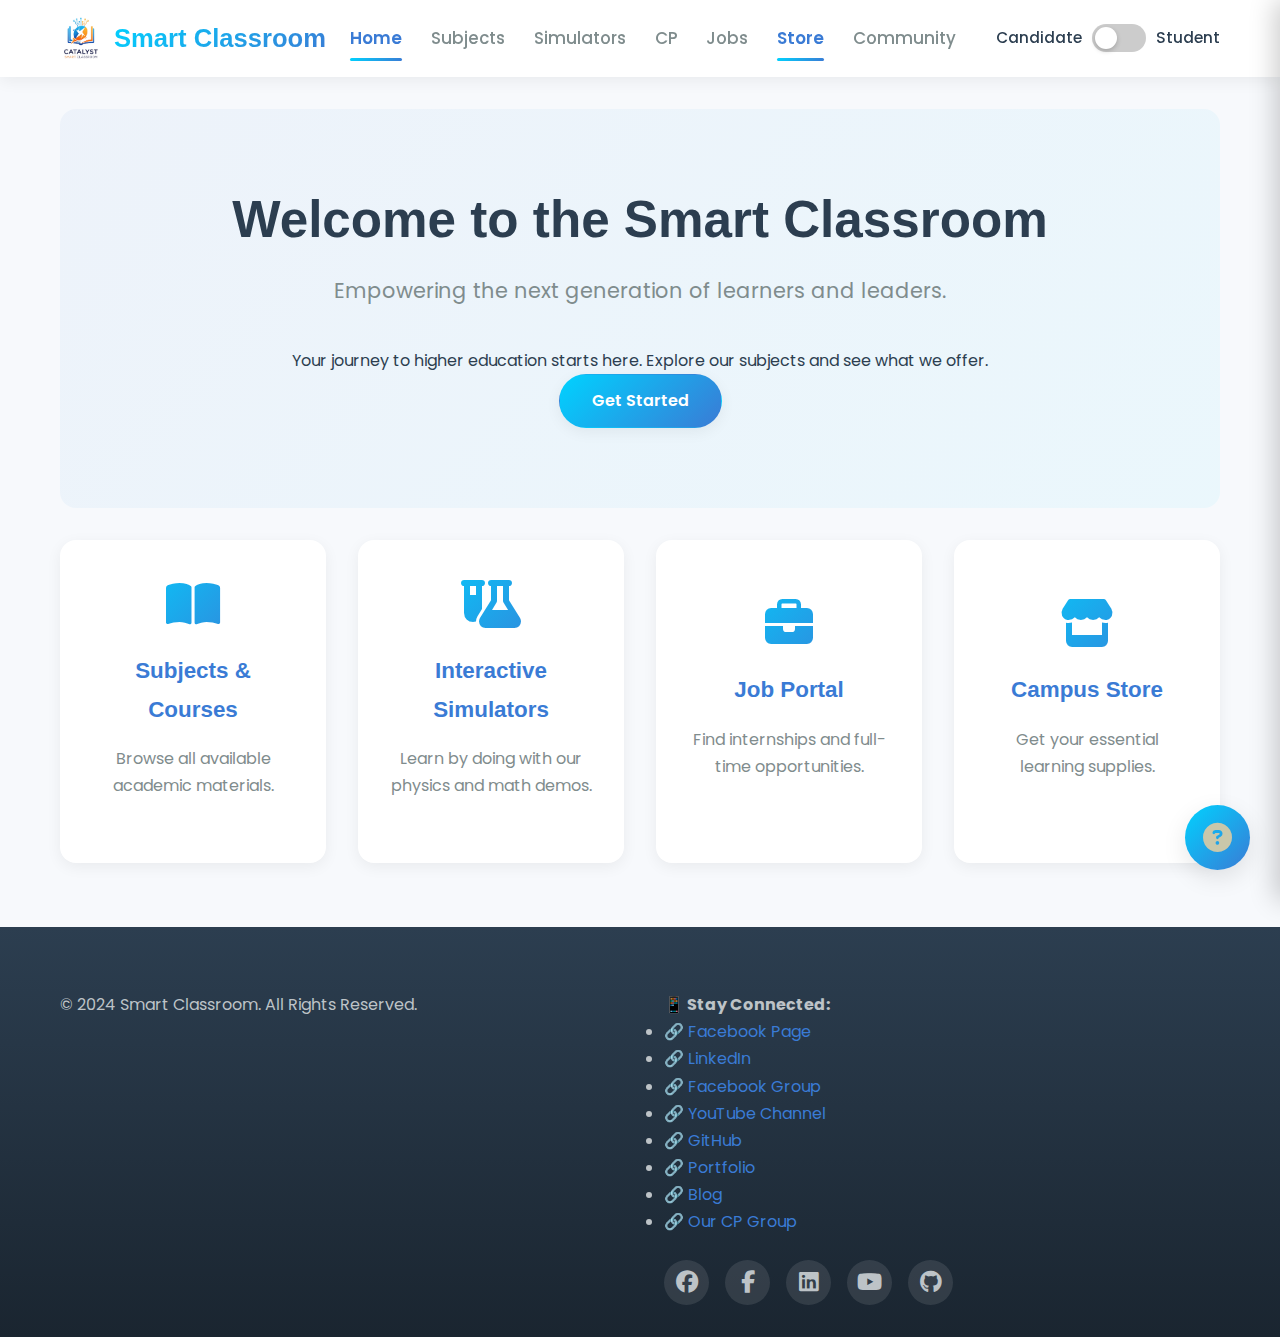
<file: index.html>
<!DOCTYPE html>
<html lang="en">
<head>
    <meta charset="UTF-8">
    <meta name="viewport" content="width=device-width, initial-scale=1.0">
    <title>Smart Classroom</title>
    <!-- Google Fonts -->
    <link rel="preconnect" href="https://fonts.googleapis.com">
    <link rel="preconnect" href="https://fonts.gstatic.com" crossorigin>
    <link href="https://fonts.googleapis.com/css2?family=Poppins:wght@300;400;500;600;700&display=swap" rel="stylesheet">
    <!-- Font Awesome -->
    <link rel="stylesheet" href="https://cdnjs.cloudflare.com/ajax/libs/font-awesome/6.4.0/css/all.min.css">
    <!-- Custom CSS -->
    <link rel="stylesheet" href="css/style.css">
</head>
<body>
    <!-- Header -->
    <!-- begin _header.html -->
    <header>
    <div class="container">
        <a href="index.html" class="logo">
            <img src="assets/icon/iconi.png" alt="SCL">
            <h1>Smart Classroom</h1>
        </a>

        <!-- Desktop Navigation -->
        <div class="desktop-nav">
            <nav>
                <a href="index.html">Home</a>
                <a href="subjects.html">Subjects</a>
                <a href="simulators.html">Simulators</a>
                <a href="cp.html">CP</a>
                <a href="jobs.html">Jobs</a>
                <a href="./assets/Product/product-main/index.html">Store</a>
                <a href="community.html">Community</a>
            </nav>
            <div class="controls">
                <div class="role-switch">
                    <span>Candidate</span>
                    <label class="switch">
                        <input type="checkbox" id="role-toggle">
                        <span class="slider round"></span>
                    </label>
                    <span>Student</span>
                </div>

            </div>
        </div>

        <!-- Mobile Menu Toggle -->
        <button id="menu-toggle" aria-label="Open Menu"><i class="fas fa-bars"></i></button>
    </div>
</header>

<!-- Off-Canvas Navigation Slider for Mobile -->
<div id="nav-overlay" class="nav-overlay"></div>
<div id="nav-slider" class="nav-slider">
    <div class="slider-header">
        <h3>Menu</h3>
        <button id="close-nav-button" aria-label="Close Menu">&times;</button>
    </div>
    <div class="slider-content">
        <!-- Navigation links will be injected here by JS -->
    </div>
</div>
    <!-- end _header.html -->

    <main class="container">
        <section class="hero">
            <h2>Welcome to the Smart Classroom</h2>
            <p class="tagline">Empowering the next generation of learners and leaders.</p>
            <div class="role-content">
                <p class="candidate-only">Your journey to higher education starts here. Explore our subjects and see what we offer.</p>
                <p class="student-only">Access all your course materials, simulators, and career resources in one place.</p>
            </div>
            <a href="subjects.html" class="btn btn-primary">Get Started</a>
        </section>

        <section class="quick-links">
            <div class="grid-4">
                <a href="subjects.html" class="card">
                    <i class="fas fa-book-open"></i>
                    <h4>Subjects & Courses</h4>
                    <p>Browse all available academic materials.</p>
                </a>
                <a href="simulators.html" class="card">
                    <i class="fas fa-flask-vial"></i>
                    <h4>Interactive Simulators</h4>
                    <p>Learn by doing with our physics and math demos.</p>
                </a>
                <a href="jobs.html" class="card">
                    <i class="fas fa-briefcase"></i>
                    <h4>Job Portal</h4>
                    <p>Find internships and full-time opportunities.</p>
                </a>
                 <a href="./assets/Product/product-main/index.html" class="card">
                    <i class="fas fa-store"></i>
                    <h4>Campus Store</h4>
                    <p>Get your essential learning supplies.</p>
                </a>
            </div>
        </section>
    </main>
        <!-- Footer will be dynamically injected here by main.js -->
    <!-- Footer -->
    <!-- begin _footer.html -->
    <footer>
    <div class="container">
        <p>&copy; 2024 Smart Classroom. All Rights Reserved.</p>
        <div class="footer-inner">
            <div class="stay-connected">
                <h4>📱 Stay Connected:</h4>
                <ul class="connect-list">
                    <li>🔗 <a href="https://www.facebook.com/profile.php?id=61576756049338" target="_blank">Facebook Page</a></li>
                    <li>🔗 <a href="https://linkedin.com/in/pritom" target="_blank">LinkedIn</a></li>
                    <li>🔗 <a href="https://www.facebook.com/groups/1240993220731995" target="_blank">Facebook Group</a></li>
                    <li>🔗 <a href="https://www.youtube.com/@CodeWithPritom-360" target="_blank">YouTube Channel</a></li>
                    <li>🔗 <a href="https://github.com/CodeWithPritom" target="_blank">GitHub</a></li>
                    <li>🔗 <a href="https://glittering-florentine-b6f323.netlify.app/" target="_blank">Portfolio</a></li>
                    <li>🔗 <a href="https://codewithpritom.blogspot.com/" target="_blank">Blog</a></li>
                    <li>🔗 <a href="https://vjudge.net/group/ewu-codeventure?r=BJDoPOik5SIqUz3uV9J8" target="_blank">Our CP Group</a></li>
                </ul>
            </div>
            <div class="social-links">
                <a href="https://www.facebook.com/profile.php?id=61576756049338" target="_blank" aria-label="Facebook"><i class="fab fa-facebook"></i></a>
                <a href="https://www.facebook.com/groups/1240993220731995" target="_blank" aria-label="Facebook Group"><i class="fab fa-facebook-f"></i></a>
                <a href="https://linkedin.com/in/pritom" target="_blank" aria-label="LinkedIn"><i class="fab fa-linkedin"></i></a>
                <a href="https://www.youtube.com/@CodeWithPritom-360" target="_blank" aria-label="YouTube"><i class="fab fa-youtube"></i></a>
                <a href="https://github.com/CodeWithPritom" target="_blank" aria-label="GitHub"><i class="fab fa-github"></i></a>
            </div>
        </div>
    </div>
</footer>
    <!-- end _footer.html -->
    
    <!-- INSTRUCTION MANUAL FLOATING ICON & MODAL (Site-wide component) -->
    <div class="instruction-container">
        <button id="instruction-button" aria-label="Instructions">
            <i class="fas fa-question-circle"></i>
        </button>
    </div>

    <div id="instruction-modal" class="modal">
        <div class="modal-content">
            <span class="close-button">&times;</span>
            <h2>How to Use This Site</h2>
            <p>Welcome to the Smart Classroom! Here are a few tips to get you started:</p>
            <ul>
                <li>
                    <strong><i class="fas fa-toggle-on"></i> Role Switcher:</strong> Use the toggle in the top-right corner to switch between the <strong>Admission Candidate</strong> and <strong>University Student</strong> view. Each role has access to different resources.
                </li>
                <li>
                    <strong><i class="fas fa-book"></i> Subjects:</strong> As a candidate, you'll find admission prep materials. As a student, you'll get full access to lecture notes, videos, and assignments.
                </li>
                <li>
                    <strong><i class="fas fa-shopping-cart"></i> Cart & Role:</strong> Your selected role and shopping cart items are saved in your browser, so they'll be here when you return!
                </li>
            </ul>
        </div>
    </div>

    <div id="footer-placeholder"></div>
    <script src="js/main.js"></script>
</body>
</html>
</file>
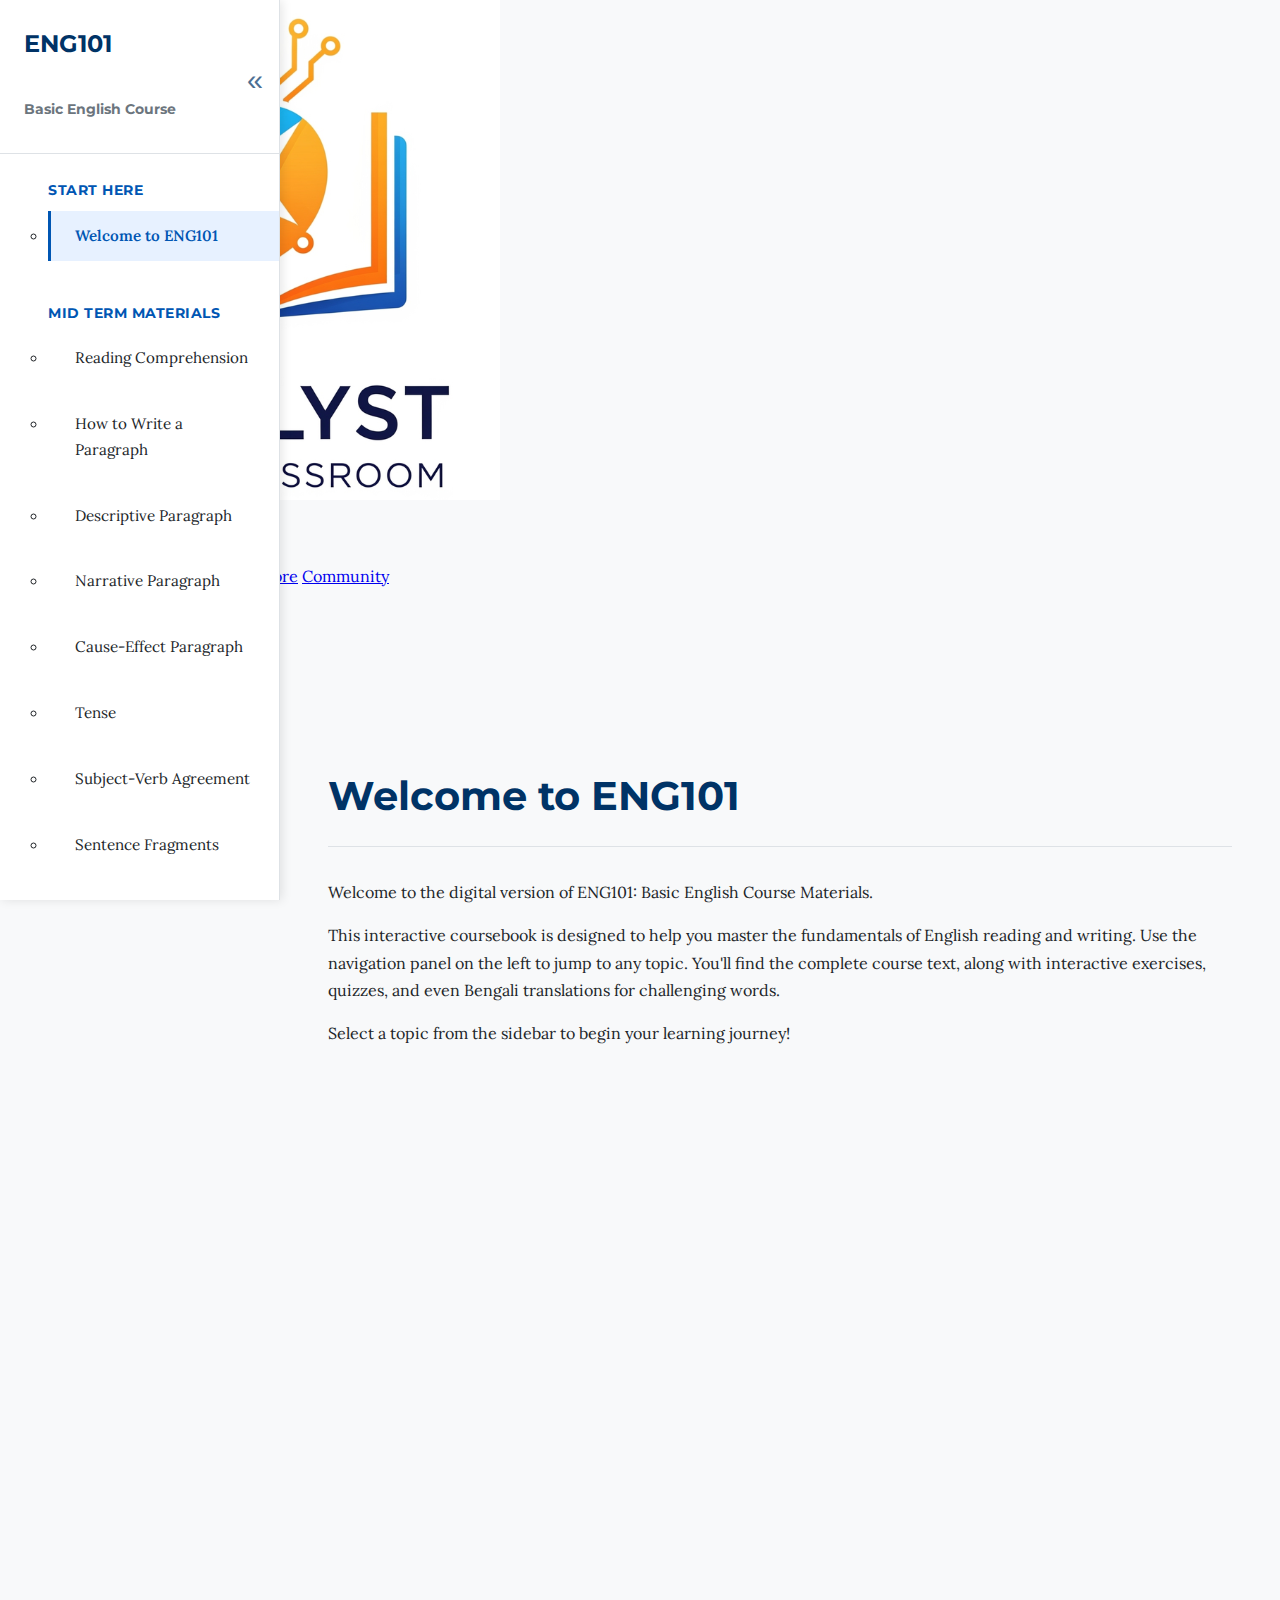
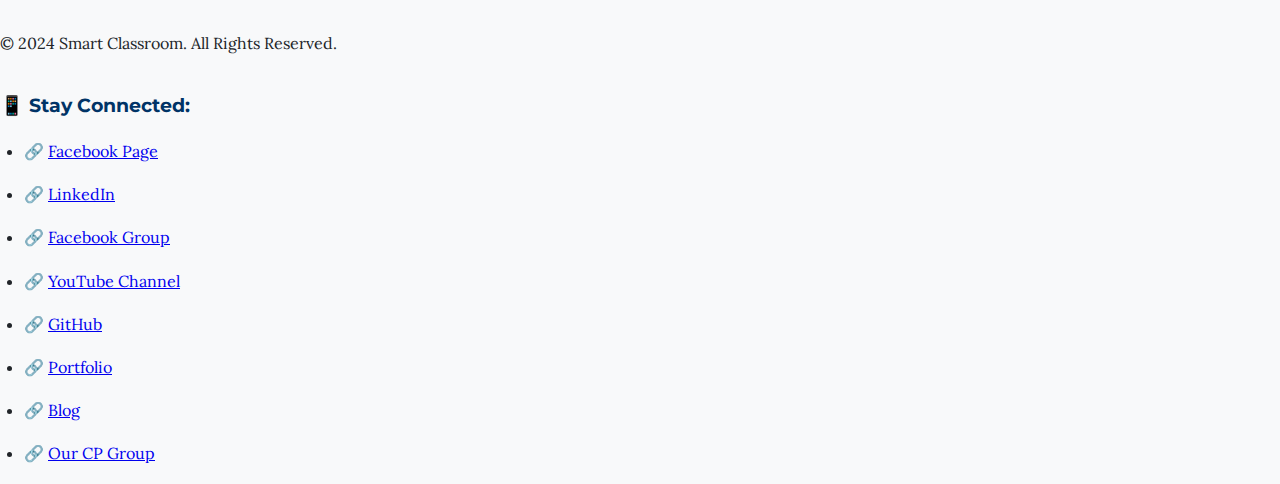
<file: Students/English/English 101/index.html>
<!DOCTYPE html>
<html lang="en">
<head>
    <meta charset="UTF-8">
    <meta name="viewport" content="width=device-width, initial-scale=1.0">
    <title>ENG101: Basic English Course</title>
    <link rel="stylesheet" href="styles.css">
    <link rel="preconnect" href="https://fonts.googleapis.com">
    <link rel="preconnect" href="https://fonts.gstatic.com" crossorigin>
    <link href="https://fonts.googleapis.com/css2?family=Lora:ital,wght@0,400..700;1,400..700&family=Montserrat:ital,wght@0,100..900;1,100..900&display=swap" rel="stylesheet">
</head>
<body>
    <!-- Header -->
    <!-- begin _header.html -->
    <header>
    <div class="container">
        <a href="../../../../index.html" class="logo">
            <img src="../../../../assets/icon/iconi.png" alt="SCL">
            <h1>Smart Classroom</h1>
        </a>

        <!-- Desktop Navigation -->
        <div class="desktop-nav">
            <nav>
                <a href="../../../../index.html">Home</a>
                <a href="../../../../subjects.html">Subjects</a>
                <a href="../../../../simulators.html">Simulators</a>
                <a href="../../../../cp.html">CP</a>
                <a href="../../../../jobs.html">Jobs</a>
                <a href="../../../../assets/Product/product-main/index.html">Store</a>
                <a href="../../../../community.html">Community</a>
            </nav>
            <div class="controls">
                <div class="role-switch">
                    <span>Candidate</span>
                    <label class="switch">
                        <input type="checkbox" id="role-toggle">
                        <span class="slider round"></span>
                    </label>
                    <span>Student</span>
                </div>

            </div>
        </div>

        <!-- Mobile Menu Toggle -->
        <button id="menu-toggle" aria-label="Open Menu"><i class="fas fa-bars"></i></button>
    </div>
</header>

<!-- Off-Canvas Navigation Slider for Mobile -->
<div id="nav-overlay" class="nav-overlay"></div>
<div id="nav-slider" class="nav-slider">
    <div class="slider-header">
        <h3>Menu</h3>
        <button id="close-nav-button" aria-label="Close Menu">&times;</button>
    </div>
    <div class="slider-content">
        <!-- Navigation links will be injected here by JS -->
    </div>
</div>
    <!-- end _header.html -->

    <div id="root">
        <button class="menu-toggle" id="menu-toggle" aria-label="Open sidebar">☰</button>
        <aside class="sidebar" id="sidebar">
            <div class="sidebar-header">
                <div>
                    <h1 class="sidebar-title">ENG101</h1>
                    <h2 class="sidebar-subtitle">Basic English Course</h2>
                </div>
                <button class="sidebar-close-btn" id="sidebar-close-btn" aria-label="Close sidebar">&laquo;</button>
            </div>
            <nav id="sidebar-nav">
                <!-- Navigation will be dynamically generated by JS -->
            </nav>
        </aside>
        <main class="main-content" id="main-content">
            <!-- Content will be dynamically generated by JS -->
        </main>
    </div>
    <script src="script.js"></script>

    <!-- Footer -->
    <!-- begin _footer.html -->
    <footer>
    <div class="container">
        <p>&copy; 2024 Smart Classroom. All Rights Reserved.</p>
        <div class="footer-inner">
            <div class="stay-connected">
                <h4>📱 Stay Connected:</h4>
                <ul class="connect-list">
                    <li>🔗 <a href="https://www.facebook.com/profile.php?id=61576756049338" target="_blank">Facebook Page</a></li>
                    <li>🔗 <a href="https://linkedin.com/in/pritom" target="_blank">LinkedIn</a></li>
                    <li>🔗 <a href="https://www.facebook.com/groups/1240993220731995" target="_blank">Facebook Group</a></li>
                    <li>🔗 <a href="https://www.youtube.com/@CodeWithPritom-360" target="_blank">YouTube Channel</a></li>
                    <li>🔗 <a href="https://github.com/CodeWithPritom" target="_blank">GitHub</a></li>
                    <li>🔗 <a href="https://glittering-florentine-b6f323.netlify.app/" target="_blank">Portfolio</a></li>
                    <li>🔗 <a href="https://codewithpritom.blogspot.com/" target="_blank">Blog</a></li>
                    <li>🔗 <a href="https://vjudge.net/group/ewu-codeventure?r=BJDoPOik5SIqUz3uV9J8" target="_blank">Our CP Group</a></li>
                </ul>
            </div>
            <div class="social-links">
                <a href="https://www.facebook.com/profile.php?id=61576756049338" target="_blank" aria-label="Facebook"><i class="fab fa-facebook"></i></a>
                <a href="https://www.facebook.com/groups/1240993220731995" target="_blank" aria-label="Facebook Group"><i class="fab fa-facebook-f"></i></a>
                <a href="https://linkedin.com/in/pritom" target="_blank" aria-label="LinkedIn"><i class="fab fa-linkedin"></i></a>
                <a href="https://www.youtube.com/@CodeWithPritom-360" target="_blank" aria-label="YouTube"><i class="fab fa-youtube"></i></a>
                <a href="https://github.com/CodeWithPritom" target="_blank" aria-label="GitHub"><i class="fab fa-github"></i></a>
            </div>
        </div>
    </div>
</footer>
    <!-- end _footer.html -->
</body>
</html>
</file>
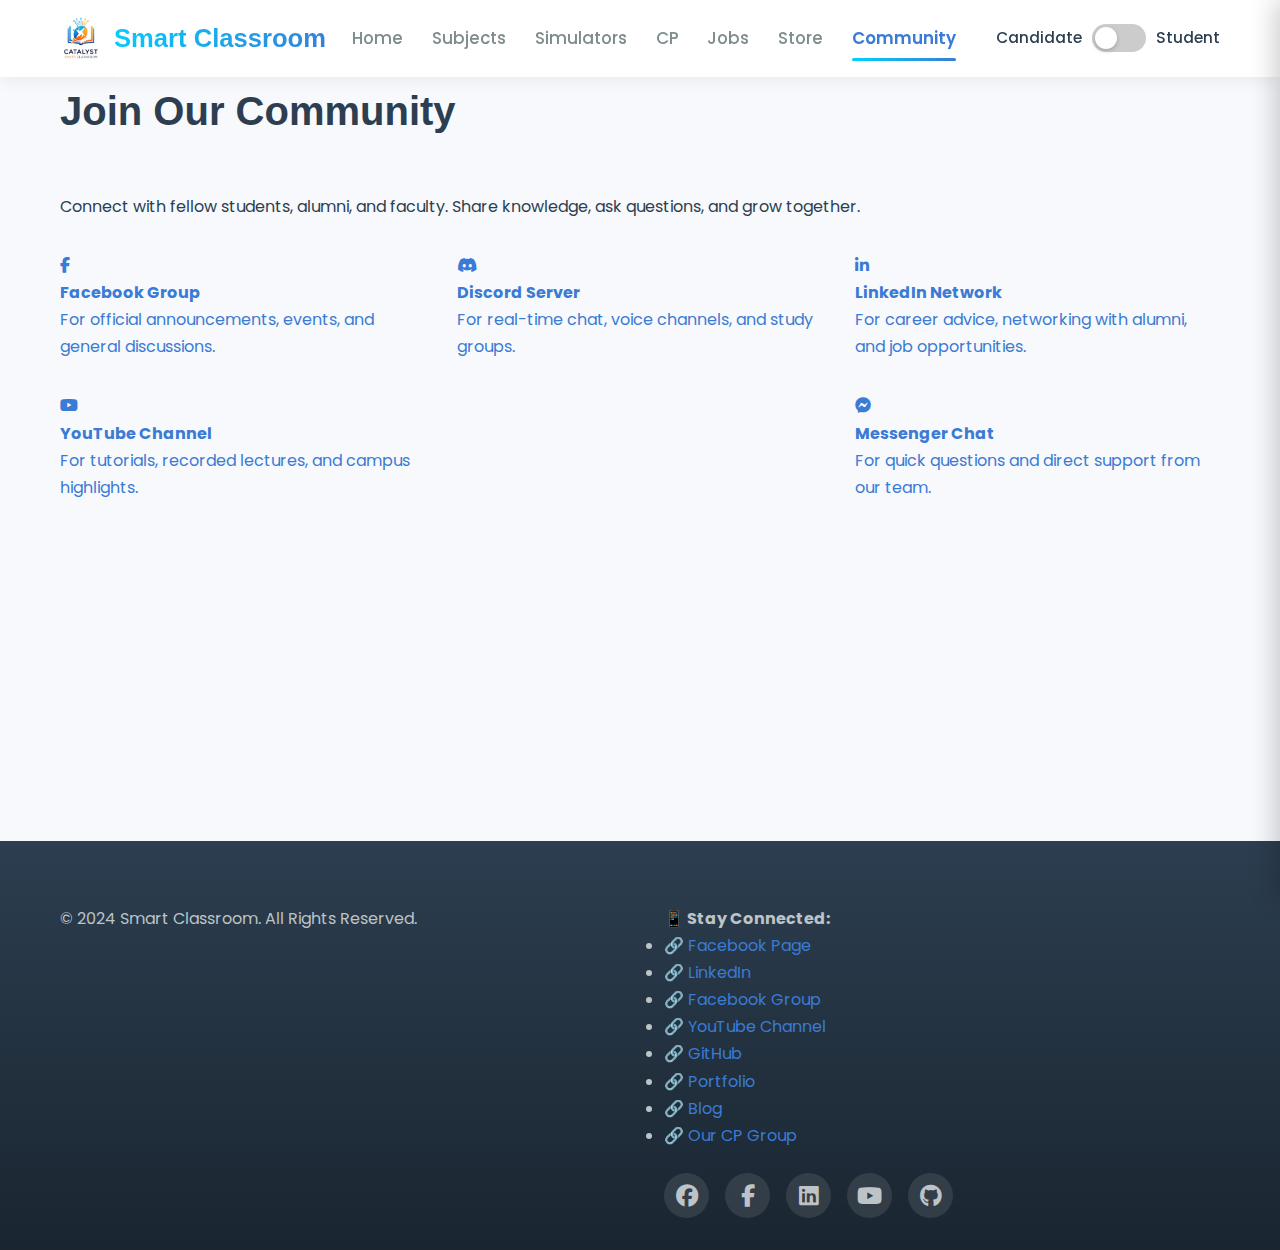
<file: community.html>
<!DOCTYPE html>
<html lang="en">
<head>
    <meta charset="UTF-8">
    <meta name="viewport" content="width=device-width, initial-scale=1.0">
    <title>Community - Smart Classroom</title>
    <!-- Fonts, Icons, and Main CSS -->
    <link rel="preconnect" href="https://fonts.googleapis.com">
    <link rel="preconnect" href="https://fonts.gstatic.com" crossorigin>
    <link href="https://fonts.googleapis.com/css2?family=Poppins:wght@300;400;500;600;700&display=swap" rel="stylesheet">
    <link rel="stylesheet" href="https://cdnjs.cloudflare.com/ajax/libs/font-awesome/6.4.0/css/all.min.css">
    <link rel="stylesheet" href="css/style.css">
</head>
<body>
    <!-- Header -->
    <!-- begin _header.html -->
    <header>
    <div class="container">
        <a href="index.html" class="logo">
            <img src="assets/icon/iconi.png" alt="SCL">
            <h1>Smart Classroom</h1>
        </a>

        <!-- Desktop Navigation -->
        <div class="desktop-nav">
            <nav>
                <a href="index.html">Home</a>
                <a href="subjects.html">Subjects</a>
                <a href="simulators.html">Simulators</a>
                <a href="cp.html">CP</a>
                <a href="jobs.html">Jobs</a>
                <a href="./assets/Product/product-main/index.html">Store</a>
                <a href="community.html">Community</a>
            </nav>
            <div class="controls">
                <div class="role-switch">
                    <span>Candidate</span>
                    <label class="switch">
                        <input type="checkbox" id="role-toggle">
                        <span class="slider round"></span>
                    </label>
                    <span>Student</span>
                </div>

            </div>
        </div>

        <!-- Mobile Menu Toggle -->
        <button id="menu-toggle" aria-label="Open Menu"><i class="fas fa-bars"></i></button>
    </div>
</header>

<!-- Off-Canvas Navigation Slider for Mobile -->
<div id="nav-overlay" class="nav-overlay"></div>
<div id="nav-slider" class="nav-slider">
    <div class="slider-header">
        <h3>Menu</h3>
        <button id="close-nav-button" aria-label="Close Menu">&times;</button>
    </div>
    <div class="slider-content">
        <!-- Navigation links will be injected here by JS -->
    </div>
</div>
    <!-- end _header.html -->
    <main class="container">
        <div class="page-header">
            <h2>Join Our Community</h2>
        </div>
        <p>Connect with fellow students, alumni, and faculty. Share knowledge, ask questions, and grow together.</p>

        <div class="grid-2 community-grid">
            <a href="https://www.facebook.com/groups/1240993220731995" target="_blank" class="community-card facebook-card">
                <i class="fab fa-facebook-f"></i>
                <h4>Facebook Group</h4>
                <p>For official announcements, events, and general discussions.</p>
            </a>

            <a href="#" target="_blank" class="community-card discord-card">
                <i class="fab fa-discord"></i>
                <h4>Discord Server</h4>
                <p>For real-time chat, voice channels, and study groups.</p>
            </a>
            <a href="#" target="_blank" class="community-card linkedin-card">
                <i class="fab fa-linkedin-in"></i>
                <h4>LinkedIn Network</h4>
                <p>For career advice, networking with alumni, and job opportunities.</p>
            </a>
            <a href="https://www.youtube.com/@CodeWithPritom-360" target="_blank" class="community-card youtube-card">
                <i class="fab fa-youtube"></i>
                <h4>YouTube Channel</h4>
                <p>For tutorials, recorded lectures, and campus highlights.</p>
            </a>
            <a href ="https://m.me/ch/AbbSb9Zc4rXQcIat/" target="_blank" class="community-card messenger-card">
                <div class ="community-card messenger-card">
                    <i class="fab fa-facebook-messenger"></i>
                    <h4>Messenger Chat</h4>
                    <p>For quick questions and direct support from our team.</p>
            </a>
        </div>
    </main>
    <!-- Footer -->
    <!-- begin _footer.html -->
    <footer>
    <div class="container">
        <p>&copy; 2024 Smart Classroom. All Rights Reserved.</p>
        <div class="footer-inner">
            <div class="stay-connected">
                <h4>📱 Stay Connected:</h4>
                <ul class="connect-list">
                    <li>🔗 <a href="https://www.facebook.com/profile.php?id=61576756049338" target="_blank">Facebook Page</a></li>
                    <li>🔗 <a href="https://linkedin.com/in/pritom" target="_blank">LinkedIn</a></li>
                    <li>🔗 <a href="https://www.facebook.com/groups/1240993220731995" target="_blank">Facebook Group</a></li>
                    <li>🔗 <a href="https://www.youtube.com/@CodeWithPritom-360" target="_blank">YouTube Channel</a></li>
                    <li>🔗 <a href="https://github.com/CodeWithPritom" target="_blank">GitHub</a></li>
                    <li>🔗 <a href="https://glittering-florentine-b6f323.netlify.app/" target="_blank">Portfolio</a></li>
                    <li>🔗 <a href="https://codewithpritom.blogspot.com/" target="_blank">Blog</a></li>
                    <li>🔗 <a href="https://vjudge.net/group/ewu-codeventure?r=BJDoPOik5SIqUz3uV9J8" target="_blank">Our CP Group</a></li>
                </ul>
            </div>
            <div class="social-links">
                <a href="https://www.facebook.com/profile.php?id=61576756049338" target="_blank" aria-label="Facebook"><i class="fab fa-facebook"></i></a>
                <a href="https://www.facebook.com/groups/1240993220731995" target="_blank" aria-label="Facebook Group"><i class="fab fa-facebook-f"></i></a>
                <a href="https://linkedin.com/in/pritom" target="_blank" aria-label="LinkedIn"><i class="fab fa-linkedin"></i></a>
                <a href="https://www.youtube.com/@CodeWithPritom-360" target="_blank" aria-label="YouTube"><i class="fab fa-youtube"></i></a>
                <a href="https://github.com/CodeWithPritom" target="_blank" aria-label="GitHub"><i class="fab fa-github"></i></a>
            </div>
        </div>
    </div>
</footer>
    <!-- end _footer.html -->
    <script src="js/main.js" defer></script>
</body>
</html>
</file>
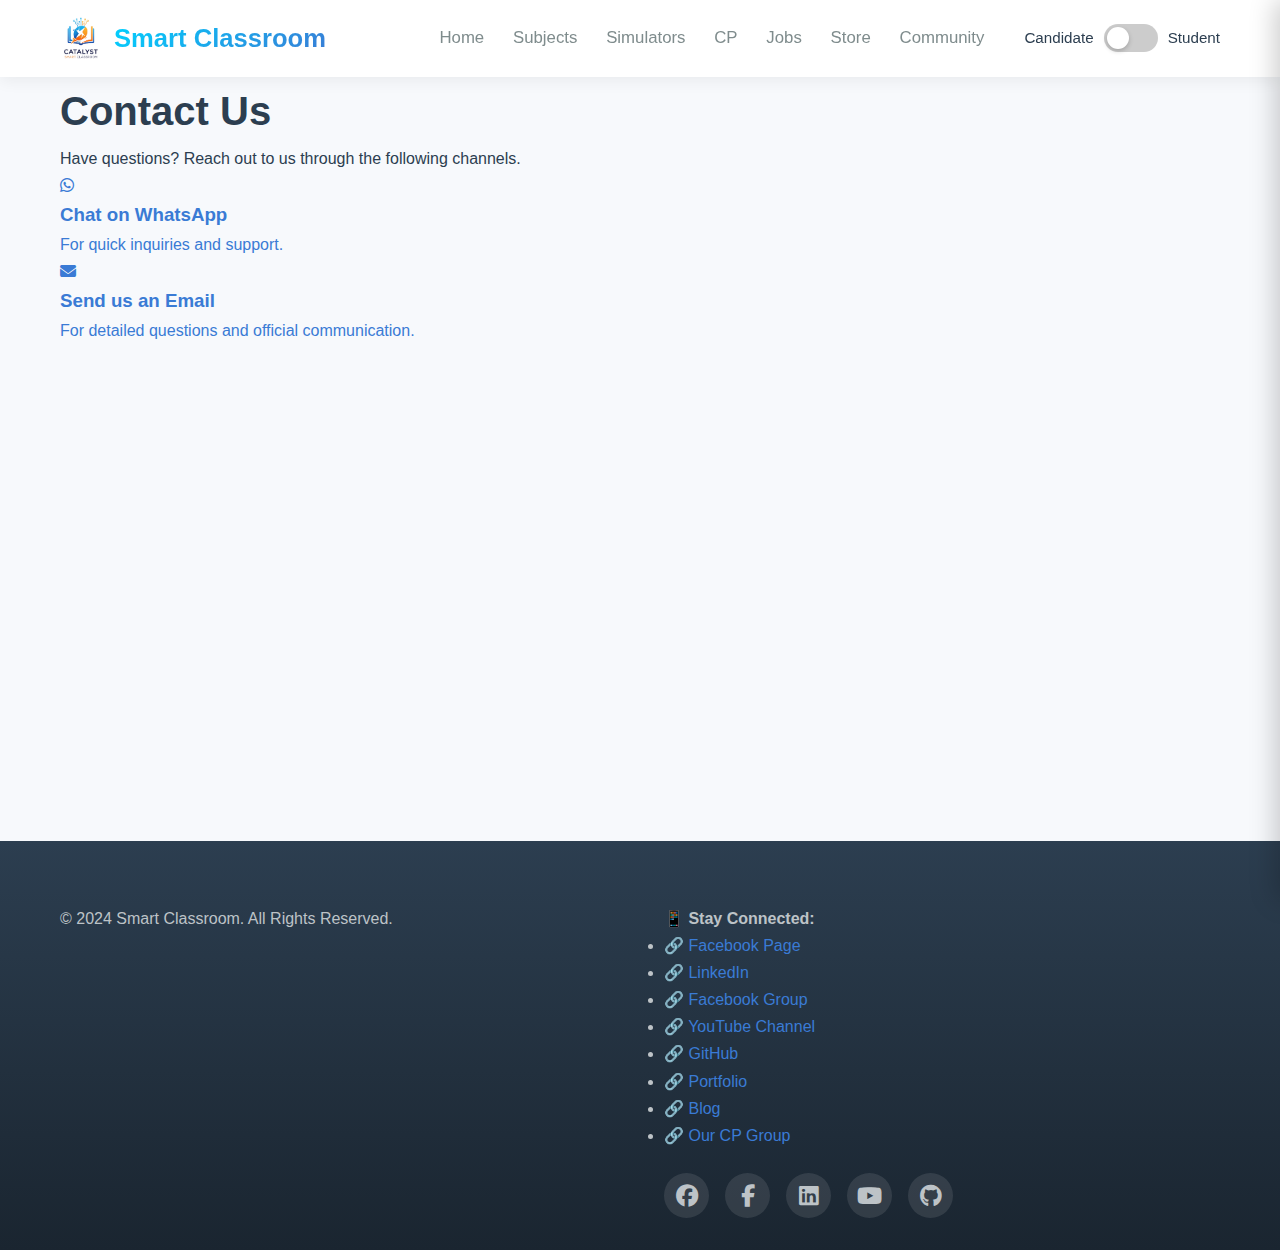
<file: contact.html>
<!DOCTYPE html>
<html lang="en">
<head>
    <meta charset="UTF-8">
    <meta name="viewport" content="width=device-width, initial-scale=1.0">
    <title>Contact Us - Smart Classroom</title>
    <link rel="stylesheet" href="css/style.css">
    <link rel="stylesheet" href="https://cdnjs.cloudflare.com/ajax/libs/font-awesome/6.4.0/css/all.min.css">
</head>
<body>
    <!-- Header -->
    <!-- begin _header.html -->
    <header>
    <div class="container">
        <a href="index.html" class="logo">
            <img src="assets/icon/iconi.png" alt="SCL">
            <h1>Smart Classroom</h1>
        </a>

        <!-- Desktop Navigation -->
        <div class="desktop-nav">
            <nav>
                <a href="index.html">Home</a>
                <a href="subjects.html">Subjects</a>
                <a href="simulators.html">Simulators</a>
                <a href="cp.html">CP</a>
                <a href="jobs.html">Jobs</a>
                <a href="./assets/Product/product-main/index.html">Store</a>
                <a href="community.html">Community</a>
            </nav>
            <div class="controls">
                <div class="role-switch">
                    <span>Candidate</span>
                    <label class="switch">
                        <input type="checkbox" id="role-toggle">
                        <span class="slider round"></span>
                    </label>
                    <span>Student</span>
                </div>

            </div>
        </div>

        <!-- Mobile Menu Toggle -->
        <button id="menu-toggle" aria-label="Open Menu"><i class="fas fa-bars"></i></button>
    </div>
</header>

<!-- Off-Canvas Navigation Slider for Mobile -->
<div id="nav-overlay" class="nav-overlay"></div>
<div id="nav-slider" class="nav-slider">
    <div class="slider-header">
        <h3>Menu</h3>
        <button id="close-nav-button" aria-label="Close Menu">&times;</button>
    </div>
    <div class="slider-content">
        <!-- Navigation links will be injected here by JS -->
    </div>
</div>
    <!-- end _header.html -->
    <main class="container">
        <h2>Contact Us</h2>
        <p>Have questions? Reach out to us through the following channels.</p>
        <div class="contact-methods">
            <a href="https://wa.me/15551234567" target="_blank" class="contact-card whatsapp">
                <i class="fab fa-whatsapp"></i>
                <h3>Chat on WhatsApp</h3>
                <p>For quick inquiries and support.</p>
            </a>
            <a href="mailto:support@smartclassroom.edu" class="contact-card email">
                <i class="fas fa-envelope"></i>
                <h3>Send us an Email</h3>
                <p>For detailed questions and official communication.</p>
            </a>
        </div>
    </main>
    <!-- Footer -->
    <!-- begin _footer.html -->
    <footer>
    <div class="container">
        <p>&copy; 2024 Smart Classroom. All Rights Reserved.</p>
        <div class="footer-inner">
            <div class="stay-connected">
                <h4>📱 Stay Connected:</h4>
                <ul class="connect-list">
                    <li>🔗 <a href="https://www.facebook.com/profile.php?id=61576756049338" target="_blank">Facebook Page</a></li>
                    <li>🔗 <a href="https://linkedin.com/in/pritom" target="_blank">LinkedIn</a></li>
                    <li>🔗 <a href="https://www.facebook.com/groups/1240993220731995" target="_blank">Facebook Group</a></li>
                    <li>🔗 <a href="https://www.youtube.com/@CodeWithPritom-360" target="_blank">YouTube Channel</a></li>
                    <li>🔗 <a href="https://github.com/CodeWithPritom" target="_blank">GitHub</a></li>
                    <li>🔗 <a href="https://glittering-florentine-b6f323.netlify.app/" target="_blank">Portfolio</a></li>
                    <li>🔗 <a href="https://codewithpritom.blogspot.com/" target="_blank">Blog</a></li>
                    <li>🔗 <a href="https://vjudge.net/group/ewu-codeventure?r=BJDoPOik5SIqUz3uV9J8" target="_blank">Our CP Group</a></li>
                </ul>
            </div>
            <div class="social-links">
                <a href="https://www.facebook.com/profile.php?id=61576756049338" target="_blank" aria-label="Facebook"><i class="fab fa-facebook"></i></a>
                <a href="https://www.facebook.com/groups/1240993220731995" target="_blank" aria-label="Facebook Group"><i class="fab fa-facebook-f"></i></a>
                <a href="https://linkedin.com/in/pritom" target="_blank" aria-label="LinkedIn"><i class="fab fa-linkedin"></i></a>
                <a href="https://www.youtube.com/@CodeWithPritom-360" target="_blank" aria-label="YouTube"><i class="fab fa-youtube"></i></a>
                <a href="https://github.com/CodeWithPritom" target="_blank" aria-label="GitHub"><i class="fab fa-github"></i></a>
            </div>
        </div>
    </div>
</footer>
    <!-- end _footer.html -->
    <script src="js/main.js"></script>
</body>
</html>
</file>
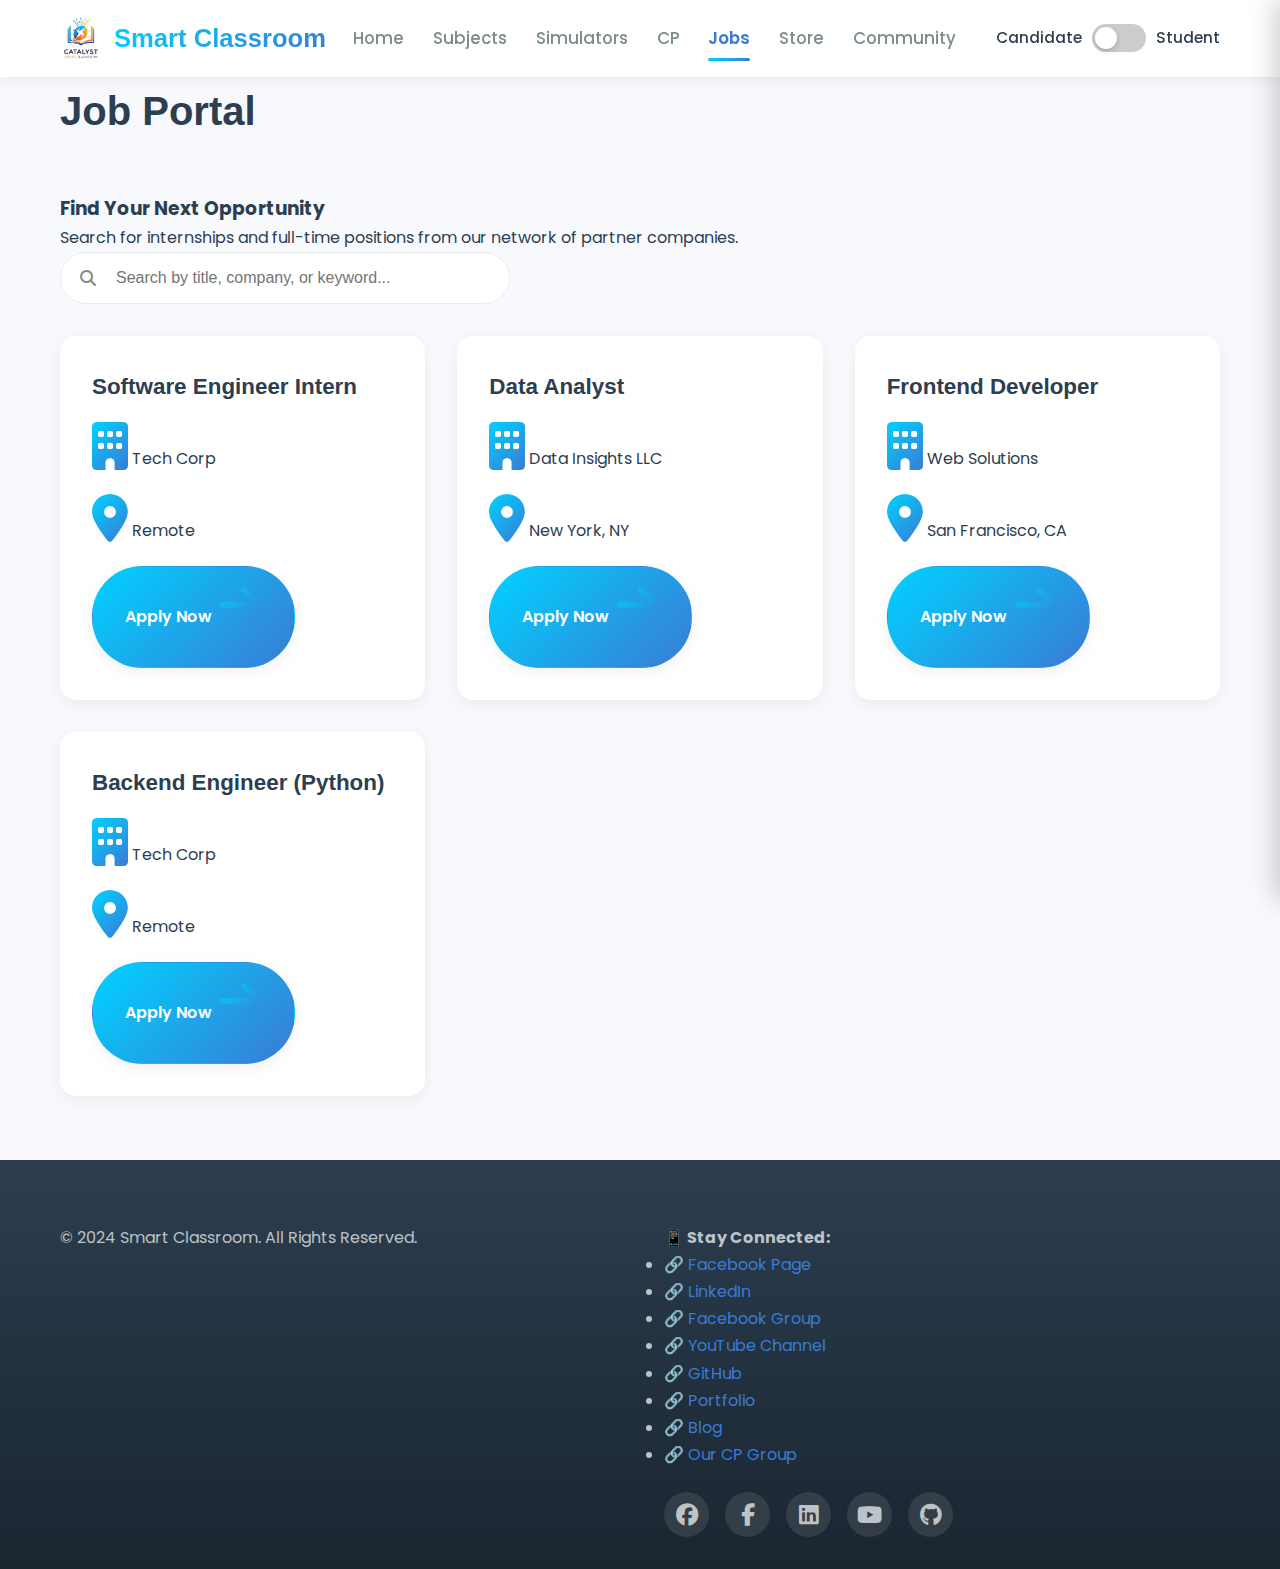
<file: jobs.html>
<!DOCTYPE html>
<html lang="en">
<head>
    <meta charset="UTF-8">
    <meta name="viewport" content="width=device-width, initial-scale=1.0">
    <title>Job Portal - Smart Classroom</title>
     <!-- Fonts, Icons, and Main CSS -->
    <link rel="preconnect" href="https://fonts.googleapis.com">
    <link rel="preconnect" href="https://fonts.gstatic.com" crossorigin>
    <link href="https://fonts.googleapis.com/css2?family=Poppins:wght@300;400;500;600;700&display=swap" rel="stylesheet">
    <link rel="stylesheet" href="https://cdnjs.cloudflare.com/ajax/libs/font-awesome/6.4.0/css/all.min.css">
    <link rel="stylesheet" href="css/style.css">
</head>
<body>
    <!-- Header -->
    <!-- begin _header.html -->
    <header>
    <div class="container">
        <a href="index.html" class="logo">
            <img src="assets/icon/iconi.png" alt="SCL">
            <h1>Smart Classroom</h1>
        </a>

        <!-- Desktop Navigation -->
        <div class="desktop-nav">
            <nav>
                <a href="index.html">Home</a>
                <a href="subjects.html">Subjects</a>
                <a href="simulators.html">Simulators</a>
                <a href="cp.html">CP</a>
                <a href="jobs.html">Jobs</a>
                <a href="./assets/Product/product-main/index.html">Store</a>
                <a href="community.html">Community</a>
            </nav>
            <div class="controls">
                <div class="role-switch">
                    <span>Candidate</span>
                    <label class="switch">
                        <input type="checkbox" id="role-toggle">
                        <span class="slider round"></span>
                    </label>
                    <span>Student</span>
                </div>

            </div>
        </div>

        <!-- Mobile Menu Toggle -->
        <button id="menu-toggle" aria-label="Open Menu"><i class="fas fa-bars"></i></button>
    </div>
</header>

<!-- Off-Canvas Navigation Slider for Mobile -->
<div id="nav-overlay" class="nav-overlay"></div>
<div id="nav-slider" class="nav-slider">
    <div class="slider-header">
        <h3>Menu</h3>
        <button id="close-nav-button" aria-label="Close Menu">&times;</button>
    </div>
    <div class="slider-content">
        <!-- Navigation links will be injected here by JS -->
    </div>
</div>
    <!-- end _header.html -->

    <main class="container">
        <div class="page-header">
            <h2>Job Portal</h2>
        </div>
        
        <!-- START: New & Improved Search Section -->
        <div class="search-section">
            <div class="search-section-content">
                <h3>Find Your Next Opportunity</h3>
                <p>Search for internships and full-time positions from our network of partner companies.</p>
                <div class="search-box">
                    <i class="fas fa-search"></i>
                    <input type="text" id="job-search" placeholder="Search by title, company, or keyword...">
                </div>
            </div>
        </div>
        <!-- END: New & Improved Search Section -->
        
        <div id="jobs-container" class="grid-3">
            <p class="loading-text">Loading job opportunities...</p>
        </div>
    </main>

    <!-- Footer -->
    <!-- begin _footer.html -->
    <footer>
    <div class="container">
        <p>&copy; 2024 Smart Classroom. All Rights Reserved.</p>
        <div class="footer-inner">
            <div class="stay-connected">
                <h4>📱 Stay Connected:</h4>
                <ul class="connect-list">
                    <li>🔗 <a href="https://www.facebook.com/profile.php?id=61576756049338" target="_blank">Facebook Page</a></li>
                    <li>🔗 <a href="https://linkedin.com/in/pritom" target="_blank">LinkedIn</a></li>
                    <li>🔗 <a href="https://www.facebook.com/groups/1240993220731995" target="_blank">Facebook Group</a></li>
                    <li>🔗 <a href="https://www.youtube.com/@CodeWithPritom-360" target="_blank">YouTube Channel</a></li>
                    <li>🔗 <a href="https://github.com/CodeWithPritom" target="_blank">GitHub</a></li>
                    <li>🔗 <a href="https://glittering-florentine-b6f323.netlify.app/" target="_blank">Portfolio</a></li>
                    <li>🔗 <a href="https://codewithpritom.blogspot.com/" target="_blank">Blog</a></li>
                    <li>🔗 <a href="https://vjudge.net/group/ewu-codeventure?r=BJDoPOik5SIqUz3uV9J8" target="_blank">Our CP Group</a></li>
                </ul>
            </div>
            <div class="social-links">
                <a href="https://www.facebook.com/profile.php?id=61576756049338" target="_blank" aria-label="Facebook"><i class="fab fa-facebook"></i></a>
                <a href="https://www.facebook.com/groups/1240993220731995" target="_blank" aria-label="Facebook Group"><i class="fab fa-facebook-f"></i></a>
                <a href="https://linkedin.com/in/pritom" target="_blank" aria-label="LinkedIn"><i class="fab fa-linkedin"></i></a>
                <a href="https://www.youtube.com/@CodeWithPritom-360" target="_blank" aria-label="YouTube"><i class="fab fa-youtube"></i></a>
                <a href="https://github.com/CodeWithPritom" target="_blank" aria-label="GitHub"><i class="fab fa-github"></i></a>
            </div>
        </div>
    </div>
</footer>
    <!-- end _footer.html -->
    <script src="js/main.js" defer></script>
    <script src="js/jobs.js" defer></script>
</body>
</html>
</file>
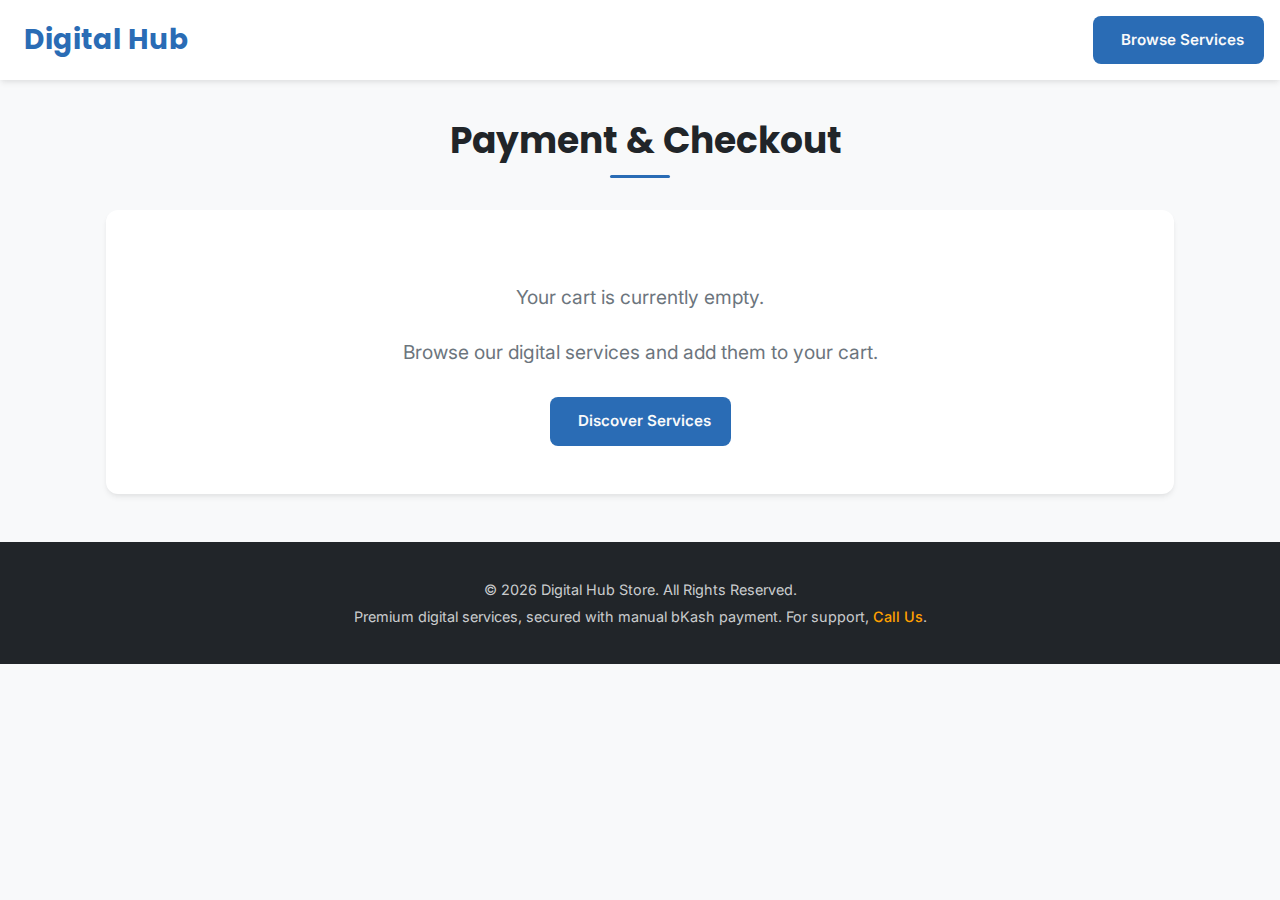
<file: assets/Products/product-main/cart.html>
<!DOCTYPE html>
<html lang="en">
<head>
    <meta charset="UTF-8">
    <meta name="viewport" content="width=device-width, initial-scale=1.0">
    <meta name="description" content="Review your selected digital services, complete payment via bKash, and confirm your order.">
    <title>Cart & Checkout - Digital Hub Store</title>

    <link rel="preconnect" href="https://fonts.googleapis.com">
    <link rel="preconnect" href="https://fonts.gstatic.com" crossorigin>
    <link href="https://fonts.googleapis.com/css2?family=Inter:wght@300;400;500;600;700&family=Poppins:wght@300;400;600;700&display=swap" rel="stylesheet">
    <link rel="stylesheet" href="https://cdnjs.cloudflare.com/ajax/libs/font-awesome/6.5.1/css/all.min.css" integrity="sha512-DTOQO9RWCH3ppGqcWaEA1BIZOC6xxalwEsw9c2QQeAIftl+Vegovlnee1c9QX4TctnWMn13TZye+giMm8e2LwA==" crossorigin="anonymous" referrerpolicy="no-referrer" />

    <style>
        /* CSS (Mostly same as previous professional cart.html, with minor tweaks for digital products if needed) */
        *, *::before, *::after { box-sizing: border-box; margin: 0; padding: 0; }
        html { scroll-behavior: smooth; font-size: 16px; }
        body { line-height: 1.6; -webkit-font-smoothing: antialiased; -moz-osx-font-smoothing: grayscale; }
        img, picture, video, canvas, svg { display: block; max-width: 100%; }
        input, button, textarea, select { font: inherit; }
        button { cursor: pointer; }
        a { text-decoration: none; color: inherit; }
        ul, ol { list-style: none; }

        :root {
            --font-primary: 'Inter', sans-serif;
            --font-secondary: 'Poppins', sans-serif;
            --primary-color: #2A6CB5; 
            --primary-hover-color: #1E4F8A;
            --secondary-color: #31A354; 
            --secondary-hover-color: #24783D;
            --accent-color: #FFA000; 
            --bkash-pink-color: #E2136E; 
            --bg-light-color: #F8F9FA;
            --bg-white-color: #FFFFFF;
            --text-dark-color: #212529;
            --text-medium-color: #6C757D;
            --text-light-color: #F8F9FA;
            --border-color: #DEE2E6;
            --danger-color: #DC3545;
            --shadow-sm: 0 1px 3px rgba(0, 0, 0, 0.05), 0 1px 2px rgba(0, 0, 0, 0.03);
            --shadow-md: 0 4px 6px -1px rgba(0, 0, 0, 0.07), 0 2px 4px -1px rgba(0, 0, 0, 0.04);
            --shadow-lg: 0 10px 15px -3px rgba(0, 0, 0, 0.07), 0 4px 6px -2px rgba(0, 0, 0, 0.03);
            --border-radius-sm: 0.25rem;
            --border-radius-md: 0.5rem;
            --border-radius-lg: 0.75rem;
        }

        body {
            font-family: var(--font-primary);
            background-color: var(--bg-light-color);
            color: var(--text-dark-color);
        }

        .container {
            width: 100%; max-width: 1100px; margin-left: auto; margin-right: auto;
            padding-left: 1rem; padding-right: 1rem;
        }

        header {
            background-color: var(--bg-white-color); padding: 1rem 0;
            box-shadow: var(--shadow-md); margin-bottom: 2rem;
        }
        header .container-header {
            max-width: 1280px; margin: auto; padding: 0 1rem;
            display: flex; justify-content: space-between; align-items: center;
        }
        header .logo a {
            font-family: var(--font-secondary); font-size: 1.75rem; font-weight: 700;
            color: var(--primary-color); display: flex; align-items: center;
        }
        header .logo i { margin-right: 0.5rem; font-size: 1.5rem; }
        
        .btn {
            padding: 0.75rem 1.25rem; border: none; border-radius: var(--border-radius-md);
            font-size: 0.95rem; font-weight: 600;
            transition: background-color 0.2s ease, transform 0.1s ease;
            display: inline-flex; align-items: center; justify-content: center; gap: 0.5rem;
        }
        .btn-primary { background-color: var(--primary-color); color: var(--text-light-color); }
        .btn-primary:hover { background-color: var(--primary-hover-color); }
        .btn-secondary { background-color: var(--secondary-color); color: var(--text-light-color); }
        .btn-secondary:hover { background-color: var(--secondary-hover-color); }
        .btn-bkash { background-color: var(--bkash-pink-color); color: var(--text-light-color); }
        .btn-bkash:hover { background-color: #c0105c; }
        .btn:active { transform: translateY(1px); }

        .page-title-wrapper { text-align: center; margin-bottom: 2rem; }
        .page-title {
            font-family: var(--font-secondary); font-size: 2.25rem; color: var(--text-dark-color);
            font-weight: 700; padding-bottom: 0.5rem; display: inline-block; position: relative;
        }
        .page-title::after {
            content: ''; position: absolute; bottom: 0; left: 50%; transform: translateX(-50%);
            width: 60px; height: 3px; background-color: var(--primary-color); border-radius: var(--border-radius-sm);
        }
        .page-title i { margin-right: 0.75rem; color: var(--primary-color); }

        .cart-main-layout { display: grid; grid-template-columns: 1fr; gap: 2rem; }
        @media (min-width: 992px) { .cart-main-layout { grid-template-columns: 2fr 1fr; } }

        .card {
            background-color: var(--bg-white-color); padding: 1.5rem;
            border-radius: var(--border-radius-lg); box-shadow: var(--shadow-md);
        }
        .card-title {
            font-family: var(--font-secondary); font-size: 1.5rem; margin-top: 0;
            margin-bottom: 1.5rem; color: var(--primary-color); font-weight: 600;
        }

        .cart-items-list .cart-item {
            display: flex; gap: 1rem; padding-bottom: 1.5rem;
            margin-bottom: 1.5rem; border-bottom: 1px solid var(--border-color);
        }
        .cart-items-list .cart-item:last-child { border-bottom: none; margin-bottom: 0; }
        
        .cart-item-image { /* Wrapper for image/icon */
            width: 80px; /* Fixed width for consistency */
            height: 80px;
            display: flex;
            align-items: center;
            justify-content: center;
            background-color: var(--bg-light-color); /* Fallback bg */
            border-radius: var(--border-radius-md);
            border: 1px solid var(--border-color);
            overflow: hidden; /* If image is larger */
            flex-shrink: 0; /* Prevent shrinking */
        }
        .cart-item-image img {
            max-width: 90%; /* Ensure icon/logo fits well */
            max-height: 90%;
            object-fit: contain;
        }

        .cart-item-info { flex-grow: 1; display: flex; flex-direction: column; }
        .cart-item-info h3 { font-size: 1.1rem; font-weight: 600; margin: 0 0 0.25rem; color: var(--text-dark-color); }
        .cart-item-id { font-size: 0.8rem; color: var(--text-medium-color); margin-bottom: 0.5rem; }
        .cart-item-price-single { font-size: 0.9rem; color: var(--text-medium-color); }
        .cart-item-subtotal { font-size: 1rem; font-weight: 600; color: var(--secondary-color); margin-top: 0.5rem; }
        .cart-item-actions { display: flex; align-items: center; gap: 1rem; margin-top: 0.75rem; }
        .quantity-control { display: flex; align-items: center; }
        .quantity-control button {
            background: var(--bg-light-color); border: 1px solid var(--border-color);
            color: var(--text-dark-color); padding: 0.4rem 0.75rem; font-size: 1rem; line-height: 1;
        }
        .quantity-control button:hover { background-color: #e2e6ea; }
        .quantity-control button:first-child { border-radius: var(--border-radius-md) 0 0 var(--border-radius-md); }
        .quantity-control button:last-child { border-radius: 0 var(--border-radius-md) var(--border-radius-md) 0; }
        .quantity-control span {
            padding: 0.4rem 0.75rem; font-size: 1rem; min-width: 30px; text-align: center;
            border-top: 1px solid var(--border-color); border-bottom: 1px solid var(--border-color); line-height: 1.5;
        }
        .cart-item-remove-btn {
            background: none; border: none; color: var(--danger-color);
            font-size: 1.1rem; padding: 0.5rem; border-radius: var(--border-radius-sm);
            transition: background-color 0.2s ease;
        }
        .cart-item-remove-btn:hover { color: #a71d2a; background-color: rgba(220, 53, 69, 0.1); }

        .cart-summary .summary-row { display: flex; justify-content: space-between; margin-bottom: 0.75rem; font-size: 1rem; }
        .cart-summary .summary-row.total {
            font-size: 1.25rem; font-weight: 700; color: var(--text-dark-color);
            padding-top: 1rem; border-top: 2px solid var(--border-color); margin-top: 1rem;
        }
        .cart-summary .summary-row.total .value { color: var(--secondary-color); }
        .cart-summary .summary-row .label { color: var(--text-medium-color); }
        
        .bkash-payment-instructions {
            border: 2px dashed var(--bkash-pink-color); padding: 1.5rem;
            border-radius: var(--border-radius-md); margin-bottom: 2rem;
            background-color: #fff8fb;
        }
        .bkash-payment-instructions .card-title { color: var(--bkash-pink-color); display: flex; align-items: center; }
        .bkash-payment-instructions .card-title img { height: 30px; width: auto; margin-right: 0.75rem; }
        .bkash-payment-instructions p, .bkash-payment-instructions ul {
            font-size: 0.95rem; color: var(--text-dark-color); margin-bottom: 0.75rem;
        }
        .bkash-payment-instructions ul { list-style: decimal; padding-left: 1.5rem; }
        .bkash-payment-instructions li { margin-bottom: 0.35rem; }
        .bkash-payment-instructions strong { font-weight: 600; }
        .bkash-payment-instructions .bkash-number {
            font-weight: 700; font-size: 1.2rem; color: var(--bkash-pink-color); letter-spacing: 1px;
            background-color: #fde7f0; padding: 0.25rem 0.5rem; border-radius: var(--border-radius-sm); display: inline-block;
        }
        .bkash-payment-instructions .payment-amount { font-weight: 700; font-size: 1.2rem; color: var(--secondary-color); }
        .bkash-payment-instructions .note { font-size: 0.85rem; color: var(--text-medium-color); margin-top: 1rem; }

        .billing-form .form-group { margin-bottom: 1rem; }
        .billing-form .form-group label {
            display: block; margin-bottom: 0.35rem; font-weight: 500;
            font-size: 0.9rem; color: var(--text-dark-color);
        }
        .billing-form .form-group label .required-asterisk { color: var(--danger-color); }
        .billing-form .form-control {
            width: 100%; padding: 0.75rem 1rem; border: 1px solid var(--border-color);
            border-radius: var(--border-radius-md); font-size: 0.95rem; background-color: var(--bg-white-color);
            transition: border-color 0.2s ease, box-shadow 0.2s ease;
        }
        .billing-form .form-control:focus {
            border-color: var(--primary-color); box-shadow: 0 0 0 0.2rem rgba(42, 108, 181, 0.25); outline: none;
        }
        .billing-form textarea.form-control { resize: vertical; min-height: 80px; } /* Adjusted min-height */
        
        .place-order-btn {
            width: 100%; margin-top: 1rem; font-size: 1.05rem; padding: 0.85rem 1.5rem;
        }
        .place-order-btn:disabled {
            background-color: var(--border-color); color: var(--text-medium-color); cursor: not-allowed;
        }

        .cart-empty-message {
            text-align: center; color: var(--text-medium-color); padding: 3rem 1.5rem;
        }
        .cart-empty-message i {
            font-size: 4rem; display: block; margin-bottom: 1.5rem;
            color: var(--primary-color); opacity: 0.7;
        }
        .cart-empty-message p { font-size: 1.2rem; margin-bottom: 1.5rem; }

        .toast-notification {
            position: fixed; bottom: 20px; left: 50%; transform: translateX(-50%);
            background-color: var(--text-dark-color); color: var(--text-light-color);
            padding: 0.75rem 1.5rem; border-radius: var(--border-radius-md); box-shadow: var(--shadow-lg);
            z-index: 2000; opacity: 0; visibility: hidden;
            transition: opacity 0.3s ease, visibility 0.3s ease, bottom 0.3s ease; font-size: 0.9rem;
        }
        .toast-notification.show { opacity: 1; visibility: visible; bottom: 30px; }
        
        footer {
            background-color: var(--text-dark-color); color: var(--text-light-color);
            text-align: center; padding: 2rem 0; margin-top: 3rem;
        }
        footer p { margin: 0.25rem 0; font-size: 0.9rem; color: rgba(248, 249, 250, 0.8); }
        footer a { color: var(--accent-color); font-weight: 500; }
        footer a:hover { text-decoration: underline; }

        @media (max-width: 767px) {
            .page-title { font-size: 1.75rem; }
            .card { padding: 1rem; }
            .card-title { font-size: 1.25rem; margin-bottom: 1rem; }
            .cart-item-image { width: 60px; height: 60px; } /* Smaller image for mobile */
            .cart-item-info h3 { font-size: 1rem; }
            .cart-item-actions { flex-direction: column; align-items: flex-start; gap: 0.5rem; }
            .quantity-control { width: 100%; justify-content: space-between; }
            .quantity-control button { flex-grow: 1; }
            .quantity-control span { flex-grow: 2; }
            .cart-item-remove-btn { align-self: flex-end; }
            .bkash-payment-instructions { padding: 1rem; }
            .bkash-payment-instructions .bkash-number, .bkash-payment-instructions .payment-amount { font-size: 1.1rem; }
        }
    </style>
</head>
<body>

<header>
    <div class="container-header">
        <div class="logo">
            <a href="index.html" aria-label="Digital Hub Store Home">
                <i class="fas fa-cloud-bolt"></i> Digital Hub
            </a>
        </div>
        <a href="index.html" class="btn btn-primary">
            <i class="fas fa-arrow-left"></i> Browse Services
        </a>
    </div>
</header>

<main class="container">
    <div class="page-title-wrapper">
        <h1 class="page-title"><i class="fas fa-credit-card"></i> Payment & Checkout</h1>
    </div>

    <div id="cart-content-area" aria-live="polite">
        <!-- Dynamically populated -->
    </div>
</main>

<div class="toast-notification" id="toast-notification" role="alert"></div>

<footer>
    <div class="container">
        <p>© <span id="current-year"></span> Digital Hub Store. All Rights Reserved.</p>
        <p>Premium digital services, secured with manual bKash payment. For support, <a href="tel:+8801737697736">Call Us</a>.</p>
    </div>
</footer>

<script>
    document.addEventListener('DOMContentLoaded', function() {
        const cartContentAreaEl = document.getElementById('cart-content-area');
        const toastNotificationEl = document.getElementById('toast-notification');
        const currentYearSpanEl = document.getElementById('current-year');
        
        const BKASH_MERCHANT_NUMBER = "017XX XXXXXX"; // YOUR BKASH NUMBER
        const BKASH_PAYMENT_TYPE = "Send Money"; 
        const WHATSAPP_NUMBER = "+8801737697736"; 

        let cart = [];

        function formatPrice(price) { return `৳${price.toLocaleString('en-IN')}`; }

        function showToast(message, type = 'info', duration = 3000) {
            toastNotificationEl.textContent = message;
            toastNotificationEl.className = 'toast-notification show';
            setTimeout(() => { toastNotificationEl.classList.remove('show'); }, duration);
        }

        function saveCartToLocalStorage() { localStorage.setItem('digitalHubCart', JSON.stringify(cart)); }

        function loadCartFromLocalStorage() {
            const storedCart = localStorage.getItem('digitalHubCart');
            if (storedCart) { cart = JSON.parse(storedCart); }
        }
        
        function calculateTotals() {
            const subtotal = cart.reduce((sum, item) => sum + (item.price * item.quantity), 0);
            // For digital products, shipping is typically 0 or not applicable.
            const shippingCost = 0; 
            const grandTotal = subtotal + shippingCost;
            return { subtotal, shippingCost, grandTotal };
        }

        function renderCartPage() {
            cartContentAreaEl.innerHTML = ''; 
            const { subtotal, shippingCost, grandTotal } = calculateTotals();

            if (cart.length === 0) {
                const emptyCartCard = document.createElement('div');
                emptyCartCard.classList.add('card', 'cart-empty-message');
                emptyCartCard.innerHTML = `
                    <i class="fas fa-cloud-upload-alt"></i> <!-- Changed icon -->
                    <p>Your cart is currently empty.</p>
                    <p>Browse our digital services and add them to your cart.</p>
                    <a href="index.html" class="btn btn-primary">
                        <i class="fas fa-search"></i> Discover Services
                    </a>`;
                cartContentAreaEl.appendChild(emptyCartCard);
                return;
            }

            const mainLayout = document.createElement('div');
            mainLayout.classList.add('cart-main-layout');

            const itemsColumn = document.createElement('section');
            itemsColumn.classList.add('card', 'cart-items-column');
            itemsColumn.setAttribute('aria-labelledby', 'cart-items-heading');
            itemsColumn.innerHTML = `<h2 id="cart-items-heading" class="card-title">Review Your Services (${cart.reduce((sum, item) => sum + item.quantity, 0)})</h2><div class="cart-items-list"></div>`;
            const itemsListContainer = itemsColumn.querySelector('.cart-items-list');
            
            cart.forEach(item => {
                const itemEl = document.createElement('div');
                itemEl.classList.add('cart-item');
                itemEl.innerHTML = `
                    <div class="cart-item-image">
                        <img src="${item.img}" alt="${item.title} logo">
                    </div>
                    <div class="cart-item-info">
                        <h3>${item.title}</h3>
                        <p class="cart-item-id">Service ID: ${item.id}</p>
                        <p class="cart-item-price-single">Price: ${formatPrice(item.price)}</p>
                        <div class="cart-item-actions">
                            <div class="quantity-control">
                                <button class="quantity-btn" data-id="${item.id}" data-action="decrease" aria-label="Decrease quantity">−</button>
                                <span>${item.quantity}</span>
                                <button class="quantity-btn" data-id="${item.id}" data-action="increase" aria-label="Increase quantity">+</button>
                            </div>
                            <button class="cart-item-remove-btn" data-id="${item.id}" aria-label="Remove service">
                                <i class="fas fa-trash-alt"></i>
                            </button>
                        </div>
                        <p class="cart-item-subtotal">Subtotal: ${formatPrice(item.price * item.quantity)}</p>
                    </div>
                `;
                itemsListContainer.appendChild(itemEl);
            });
            mainLayout.appendChild(itemsColumn);

            const sidebarColumn = document.createElement('aside');
            sidebarColumn.classList.add('cart-sidebar-column'); 

            const summaryCard = document.createElement('div');
            summaryCard.classList.add('card', 'cart-summary');
            summaryCard.setAttribute('aria-labelledby', 'order-summary-heading');
            summaryCard.innerHTML = `
                <h2 id="order-summary-heading" class="card-title">Order Summary</h2>
                <div class="summary-row">
                    <span class="label">Subtotal:</span>
                    <span class="value">${formatPrice(subtotal)}</span>
                </div>
                ${shippingCost > 0 ? `
                <div class="summary-row">
                    <span class="label">Delivery Fee:</span>
                    <span class="value">${formatPrice(shippingCost)}</span>
                </div>` : ''}
                <div class="summary-row total">
                    <span class="label">Grand Total:</span>
                    <span class="value">${formatPrice(grandTotal)}</span>
                </div>`;
            sidebarColumn.appendChild(summaryCard);

            const bkashInstructionsCard = document.createElement('div');
            bkashInstructionsCard.classList.add('card', 'bkash-payment-instructions');
            bkashInstructionsCard.style.marginTop = '2rem';
            bkashInstructionsCard.innerHTML = `
                <h2 class="card-title">
                    <img src="https://seeklogo.com/images/B/bkash-logo-FBB258B90C-seeklogo.com.png" alt="bKash Logo">
                    bKash Payment
                </h2>
                <p>Please complete your payment using bKash before submitting your order details.</p>
                <ul>
                    <li>Open your bKash App or dial *247#.</li>
                    <li>Choose "<strong>${BKASH_PAYMENT_TYPE}</strong>".</li>
                    <li>Enter our bKash Number: <strong class="bkash-number">${BKASH_MERCHANT_NUMBER}</strong></li>
                    <li>Enter the Amount: <strong class="payment-amount">${formatPrice(grandTotal)}</strong></li>
                    <li>Enter Reference: Your Name (Optional)</li>
                    <li>Complete the payment with your bKash PIN.</li>
                    <li>You will receive a confirmation SMS from bKash with a <strong>Transaction ID (TrxID)</strong>.</li>
                </ul>
                <p class="note">Save the TrxID. You will need to provide it in the form below.</p>`;
            sidebarColumn.appendChild(bkashInstructionsCard);
            
            const billingCard = document.createElement('div');
            billingCard.classList.add('card', 'billing-form-card');
            billingCard.style.marginTop = '2rem';
            billingCard.setAttribute('aria-labelledby', 'billing-details-heading');
            billingCard.innerHTML = `
                <h2 id="billing-details-heading" class="card-title">Confirm Order Details</h2>
                <form id="billing-form" class="billing-form" novalidate>
                    <div class="form-group">
                        <label for="bkash-trxid">bKash Transaction ID (TrxID) <span class="required-asterisk">*</span></label>
                        <input type="text" id="bkash-trxid" name="bkashTrxId" class="form-control" required placeholder="e.g., 9X3KG6E7P2">
                    </div>
                    <div class="form-group">
                        <label for="customer-name">Full Name <span class="required-asterisk">*</span></label>
                        <input type="text" id="customer-name" name="customerName" class="form-control" required>
                    </div>
                    <div class="form-group">
                        <label for="customer-phone">Contact Phone <span class="required-asterisk">*</span></label>
                        <input type="tel" id="customer-phone" name="customerPhone" class="form-control" required placeholder="e.g., 017xxxxxxxx">
                    </div>
                    <div class="form-group">
                        <label for="customer-email">Email Address <span class="required-asterisk">*</span></label>
                        <input type="email" id="customer-email" name="customerEmail" class="form-control" required placeholder="For service delivery & updates">
                    </div>
                    <div class="form-group">
                        <label for="account-details">Account/Link for Service</label>
                        <textarea id="account-details" name="accountDetails" rows="2" class="form-control" placeholder="e.g., Your YouTube channel link, Canva email, Facebook page link. Provide necessary info for service delivery."></textarea>
                    </div>
                    <div class="form-group">
                        <label for="order-notes">Additional Notes</label>
                        <textarea id="order-notes" name="orderNotes" rows="2" class="form-control" placeholder="Any specific instructions?"></textarea>
                    </div>
                    <button type="submit" class="btn btn-bkash place-order-btn" id="place-order-btn">
                        <i class="fab fa-whatsapp"></i> Confirm & Send Order via WhatsApp
                    </button>
                </form>`;
            sidebarColumn.appendChild(billingCard);
            mainLayout.appendChild(sidebarColumn);
            cartContentAreaEl.appendChild(mainLayout);

            addCartActionListeners();
        }

        function addCartActionListeners() {
            const quantityButtons = cartContentAreaEl.querySelectorAll('.quantity-btn');
            quantityButtons.forEach(btn => btn.addEventListener('click', handleQuantityChange));
            const removeButtons = cartContentAreaEl.querySelectorAll('.cart-item-remove-btn');
            removeButtons.forEach(btn => btn.addEventListener('click', handleRemoveItem));
            const billingFormEl = document.getElementById('billing-form');
            if (billingFormEl) billingFormEl.addEventListener('submit', handlePlaceOrder);
        }

        function handleQuantityChange(event) {
            const productId = event.currentTarget.dataset.id;
            const action = event.currentTarget.dataset.action;
            const itemInCart = cart.find(item => item.id === productId);
            if (!itemInCart) return;
            if (action === 'increase') {
                itemInCart.quantity++;
                showToast(`${itemInCart.title} quantity updated.`, 'info', 1500);
            } else if (action === 'decrease') {
                itemInCart.quantity--;
                if (itemInCart.quantity <= 0) {
                    cart = cart.filter(item => item.id !== productId);
                    showToast(`${itemInCart.title} removed from cart.`, 'info', 2000);
                } else {
                    showToast(`${itemInCart.title} quantity updated.`, 'info', 1500);
                }
            }
            saveCartToLocalStorage(); renderCartPage(); 
        }

        function handleRemoveItem(event) {
            const productId = event.currentTarget.dataset.id;
            const itemToRemove = cart.find(item => item.id === productId);
            if(itemToRemove) showToast(`${itemToRemove.title} removed from cart.`, 'info', 2000);
            cart = cart.filter(item => item.id !== productId);
            saveCartToLocalStorage(); renderCartPage();
        }

        function validateAndMarkField(field, condition, message) {
            if (!condition) {
                field.style.borderColor = 'var(--danger-color)';
                field.setAttribute('aria-invalid', 'true');
                return false;
            }
            field.style.borderColor = 'var(--border-color)';
            field.removeAttribute('aria-invalid');
            return true;
        }

        function handlePlaceOrder(event) {
            event.preventDefault();
            const form = event.currentTarget;
            const bkashTrxIdEl = form.elements.bkashTrxId;
            const customerNameEl = form.elements.customerName;
            const customerPhoneEl = form.elements.customerPhone;
            const customerEmailEl = form.elements.customerEmail; // Now required for digital services
            const accountDetailsEl = form.elements.accountDetails; // New field
            const orderNotesEl = form.elements.orderNotes;

            let isValid = true;
            isValid &= validateAndMarkField(bkashTrxIdEl, bkashTrxIdEl.value.trim().length > 5, "bKash TrxID is required.");
            isValid &= validateAndMarkField(customerNameEl, customerNameEl.value.trim() !== '', "Full Name is required.");
            const phoneRegex = /^(?:\+88|88)?(01[3-9]\d{8})$/;
            isValid &= validateAndMarkField(customerPhoneEl, phoneRegex.test(customerPhoneEl.value.trim()), "Valid BD phone number required.");
            const emailRegex = /^[^\s@]+@[^\s@]+\.[^\s@]+$/; // Basic email regex
            isValid &= validateAndMarkField(customerEmailEl, emailRegex.test(customerEmailEl.value.trim()), "Valid Email is required for service delivery.");
            // Account details might be optional depending on the service, but good to check if needed by any cart item
            // For simplicity, not making it strictly required here, but you could add logic.

            if (!isValid) {
                showToast("Please correct the errors in the form.", 'error', 3000);
                const firstInvalid = form.querySelector('[aria-invalid="true"]');
                if (firstInvalid) firstInvalid.focus();
                return;
            }

            const { subtotal, shippingCost, grandTotal } = calculateTotals();
            const bkashTrxId = bkashTrxIdEl.value.trim();
            const customerName = customerNameEl.value.trim();
            const customerPhone = customerPhoneEl.value.trim();
            const customerEmail = customerEmailEl.value.trim();
            const accountDetails = accountDetailsEl.value.trim();
            const orderNotes = orderNotesEl.value.trim();

            let orderMessage = "🛍️ *New Digital Service Order (Paid) - Digital Hub* 🛍️\n\n";
            orderMessage += "====================================\n";
            orderMessage += `*bKash TrxID:* ${bkashTrxId}\n`;
            orderMessage += "====================================\n";
            orderMessage += "*Ordered Services:*\n";
            cart.forEach(item => {
                orderMessage += `\n➡️ *${item.title}*\n`;
                orderMessage += `   ID: ${item.id}, Qty: ${item.quantity}\n`;
                orderMessage += `   Price: ${formatPrice(item.price * item.quantity)}\n`;
            });
            orderMessage += "====================================\n";
            orderMessage += `*Subtotal:* ${formatPrice(subtotal)}\n`;
            if (shippingCost > 0) orderMessage += `*Delivery Fee:* ${formatPrice(shippingCost)}\n`; // Should be 0 for digital
            orderMessage += `*TOTAL PAID:* *${formatPrice(grandTotal)}*\n`;
            orderMessage += "====================================\n\n";
            orderMessage += "*Customer & Account Info:*\n";
            orderMessage += `Name: ${customerName}\n`;
            orderMessage += `Phone: ${customerPhone}\n`;
            orderMessage += `Email: ${customerEmail}\n`; // Important for digital delivery
            if (accountDetails) orderMessage += `Account/Link: ${accountDetails}\n`; // Include if provided
            if (orderNotes) orderMessage += `Notes: ${orderNotes}\n`;
            orderMessage += "====================================\n\n";
            orderMessage += "Please verify payment and deliver the services. Thank you! 🙏";

            const whatsappUrl = `https://wa.me/${WHATSAPP_NUMBER.replace('+', '')}?text=${encodeURIComponent(orderMessage)}`;
            const newWindow = window.open(whatsappUrl, '_blank');
            if (!newWindow || newWindow.closed || typeof newWindow.closed=='undefined') {
                 showToast("Could not open WhatsApp. Please copy order details manually.", 'error', 5000);
            }

            cart = []; 
            saveCartToLocalStorage();
            form.reset();
            [bkashTrxIdEl, customerNameEl, customerPhoneEl, customerEmailEl].forEach(el => {
                el.style.borderColor = 'var(--border-color)';
                el.removeAttribute('aria-invalid');
            });
            showToast("Order Confirmed! Details sent to WhatsApp.", 'success', 4000);
            setTimeout(() => { renderCartPage(); }, 1000); 
        }

        if (currentYearSpanEl) currentYearSpanEl.textContent = new Date().getFullYear();
        loadCartFromLocalStorage();
        renderCartPage();
    });
</script>

</body>
</html>
</file>
<file: css/style.css>
/*
================================================
SMART CLASSROOM - ENHANCED ELEGANT & PROFESSIONAL THEME
================================================
*/

/* --- 1. Global Styles & Variables --- */
:root {
    --primary-color: #3a7bd5;
    --primary-hover: #2a5db0;
    --accent-color: #00d2ff;
    --accent-hover: #00b8e0;
    --background-color: #f7f9fc;
    --surface-color: #ffffff;
    --text-color: #2c3e50;
    --text-light-color: #7f8c8d;
    --border-color: #e8ecf1;
    --success-color: #2ecc71;
    --danger-color: #e74c3c;
    --warning-color: #f39c12;
    --info-color: #3498db;
    --font-family: 'Poppins', sans-serif;
    --font-family-heading: 'Montserrat', sans-serif;
    --shadow-soft: 0 4px 15px rgba(0, 0, 0, 0.06);
    --shadow-medium: 0 8px 25px rgba(0, 0, 0, 0.1);
    --shadow-hard: 0 12px 35px rgba(0, 0, 0, 0.15);
    --border-radius: 12px;
    --border-radius-sm: 8px;
    --border-radius-lg: 16px;
    --gradient-primary: linear-gradient(135deg, var(--accent-color), var(--primary-color));
    --gradient-primary-hover: linear-gradient(135deg, var(--accent-hover), var(--primary-hover));
    --transition-fast: 0.2s ease;
    --transition-medium: 0.3s ease;
    --transition-slow: 0.5s ease;
}

@import url('https://fonts.googleapis.com/css2?family=Montserrat:wght@500;600;700&family=Poppins:wght@300;400;500;600;700&display=swap');

*, *::before, *::after {
    box-sizing: border-box;
    margin: 0;
    padding: 0;
}

html {
    scroll-behavior: smooth;
    scroll-padding-top: 80px; /* Account for fixed header */
}

body {
    font-family: var(--font-family);
    background-color: var(--background-color);
    color: var(--text-color);
    line-height: 1.7;
    -webkit-font-smoothing: antialiased;
    -moz-osx-font-smoothing: grayscale;
    overflow-x: hidden;
}

/* Focus styles for accessibility */
button:focus-visible,
input:focus-visible,
a:focus-visible {
    outline: 2px solid var(--primary-color);
    outline-offset: 2px;
}

/* Custom Scrollbar */
::-webkit-scrollbar { width: 10px; }
::-webkit-scrollbar-track { background: var(--border-color); }
::-webkit-scrollbar-thumb { 
    background: var(--primary-color); 
    border-radius: 10px; 
    border: 2px solid var(--border-color);
}
::-webkit-scrollbar-thumb:hover { background: var(--primary-hover); }

.container {
    max-width: 1200px;
    margin: 0 auto;
    padding: 0 20px;
    width: 100%;
}

a { 
    color: var(--primary-color); 
    text-decoration: none; 
    transition: color var(--transition-fast); 
}
a:hover { color: var(--primary-hover); }

img { 
    max-width: 100%; 
    display: block; 
    height: auto;
}

/* Improved loading experience */
.loading-placeholder {
    background: linear-gradient(90deg, #f0f0f0 25%, #e0e0e0 50%, #f0f0f0 75%);
    background-size: 200% 100%;
    animation: loading 1.5s infinite;
    border-radius: var(--border-radius);
}

@keyframes loading {
    0% { background-position: 200% 0; }
    100% { background-position: -200% 0; }
}

/* --- 2. Header & Navigation --- */
header {
    background-color: rgba(255, 255, 255, 0.95);
    backdrop-filter: blur(10px);
    box-shadow: var(--shadow-soft);
    padding: 1rem 0;
    position: sticky; 
    top: 0; 
    z-index: 1000;
    transition: all var(--transition-medium);
}

header.scrolled {
    padding: 0.7rem 0;
    box-shadow: var(--shadow-medium);
}

header .container { 
    display: flex; 
    justify-content: space-between; 
    align-items: center; 
    flex-wrap: wrap;
    gap: 1rem;
}

.logo { 
    display: flex; 
    align-items: center; 
    gap: 12px; 
    font-weight: 600; 
    color: var(--text-color); 
}
.logo img { 
    height: 42px; 
    width: auto;
    transition: transform var(--transition-medium);
}
.logo:hover img {
    transform: rotate(-5deg) scale(1.05);
}
.logo h1 { 
    font-size: 1.6rem; 
    font-family: var(--font-family-heading);
    font-weight: 700;
    background: var(--gradient-primary);
    -webkit-background-clip: text;
    -webkit-text-fill-color: transparent;
}

.desktop-nav { 
    display: flex; 
    align-items: center; 
    gap: 2.5rem; 
}

.desktop-nav nav { 
    display: flex; 
    gap: 1.8rem; 
}

.desktop-nav nav a { 
    color: var(--text-light-color); 
    font-weight: 500; 
    position: relative; 
    padding: 0.5rem 0;
    font-size: 1.05rem;
}

.desktop-nav nav a::after {
    content: ''; 
    position: absolute; 
    bottom: 0; 
    left: 0; 
    width: 0;
    height: 3px; 
    background: var(--gradient-primary); 
    transition: width var(--transition-medium);
    border-radius: 3px;
}

.desktop-nav nav a:hover::after, 
.desktop-nav nav a.active::after { 
    width: 100%; 
}

.desktop-nav nav a.active { 
    color: var(--primary-color); 
    font-weight: 600;
}

.controls { 
    display: flex; 
    align-items: center; 
    gap: 1.5rem; 
}

.cart-icon { 
    position: relative; 
    font-size: 1.4rem; 
    color: var(--text-light-color); 
    transition: transform var(--transition-fast), color var(--transition-fast);
}

.cart-icon:hover {
    color: var(--primary-color);
    transform: scale(1.1);
}

#cart-count {
    position: absolute; 
    top: -8px; 
    right: -12px;
    background: var(--gradient-primary); 
    color: white;
    border-radius: 50%; 
    width: 22px; 
    height: 22px;
    display: flex; 
    align-items: center; 
    justify-content: center;
    font-size: 0.75rem; 
    font-weight: 600;
    border: 2px solid white;
    box-shadow: 0 2px 5px rgba(0,0,0,0.1);
}

#menu-toggle { 
    display: none; 
    background: none; 
    border: none; 
    font-size: 1.8rem; 
    cursor: pointer; 
    color: var(--text-color);
    padding: 0.5rem;
    border-radius: 50%;
    transition: background-color var(--transition-fast);
}

#menu-toggle:hover {
    background-color: rgba(0,0,0,0.05);
}

/* Role Switch */
.role-switch { 
    display: flex; 
    align-items: center; 
    gap: 10px; 
    font-size: 0.95rem; 
    font-weight: 500;
}

.switch { 
    position: relative; 
    display: inline-block; 
    width: 54px; 
    height: 28px; 
}

.switch input { 
    opacity: 0; 
    width: 0; 
    height: 0; 
}

.slider { 
    position: absolute; 
    cursor: pointer; 
    inset: 0; 
    background-color: #ccc; 
    transition: var(--transition-medium); 
    border-radius: 34px; 
}

.slider:before { 
    position: absolute; 
    content: ""; 
    height: 22px; 
    width: 22px; 
    left: 3px; 
    bottom: 3px; 
    background-color: white; 
    transition: var(--transition-medium); 
    border-radius: 50%; 
    box-shadow: 0 2px 5px rgba(0,0,0,0.2); 
}

input:checked + .slider { 
    background: var(--gradient-primary); 
}

input:checked + .slider:before { 
    transform: translateX(26px); 
}

/* Role-based content visibility */
body.role-candidate .student-only { display: none; }
body.role-student .candidate-only { display: none; }

/* --- 3. Buttons & Cards --- */
.btn {
    display: inline-flex;
    align-items: center;
    justify-content: center;
    gap: 0.5rem;
    padding: 14px 32px; 
    border-radius: 50px; 
    font-weight: 600;
    border: 1px solid transparent; 
    text-decoration: none; 
    transition: all var(--transition-medium);
    text-align: center; 
    cursor: pointer;
    font-size: 1rem;
    line-height: 1.5;
    position: relative;
    overflow: hidden;
}

.btn::before {
    content: '';
    position: absolute;
    top: 0;
    left: -100%;
    width: 100%;
    height: 100%;
    background: linear-gradient(90deg, transparent, rgba(255, 255, 255, 0.2), transparent);
    transition: left 0.7s ease;
}

.btn:hover::before {
    left: 100%;
}

.btn-primary { 
    background: var(--gradient-primary); 
    color: white; 
    box-shadow: var(--shadow-soft); 
}

.btn-primary:hover { 
    transform: translateY(-3px); 
    box-shadow: var(--shadow-medium);
    background: var(--gradient-primary-hover);
}

.btn-secondary {
    background-color: transparent;
    color: var(--primary-color);
    border: 2px solid var(--primary-color);
}

.btn-secondary:hover {
    background-color: var(--primary-color);
    color: white;
    transform: translateY(-3px);
    box-shadow: 0 8px 20px rgba(58, 123, 213, 0.3);
}

.btn-sm {
    padding: 10px 20px;
    font-size: 0.9rem;
}

.btn-lg {
    padding: 16px 40px;
    font-size: 1.1rem;
}

.btn-icon {
    width: 44px;
    height: 44px;
    padding: 0;
    border-radius: 50%;
    justify-content: center;
}

.grid-2, .grid-3, .grid-4 { 
    display: grid; 
    gap: 2rem; 
    margin-top: 2rem; 
}

.grid-2 { grid-template-columns: repeat(auto-fit, minmax(320px, 1fr)); }
.grid-3 { grid-template-columns: repeat(auto-fit, minmax(280px, 1fr)); }
.grid-4 { grid-template-columns: repeat(auto-fit, minmax(240px, 1fr)); }

.card {
    background: var(--surface-color); 
    border-radius: var(--border-radius-lg);
    padding: 2.5rem 2rem; 
    text-align: center; 
    box-shadow: var(--shadow-soft);
    transition: transform var(--transition-medium), box-shadow var(--transition-medium);
    height: 100%;
    display: flex;
    flex-direction: column;
    justify-content: center;
    position: relative;
    overflow: hidden;
}

.card::after {
    content: '';
    position: absolute;
    bottom: 0;
    left: 0;
    width: 100%;
    height: 5px;
    background: var(--gradient-primary);
    transform: scaleX(0);
    transform-origin: left;
    transition: transform var(--transition-medium);
}

.card:hover { 
    transform: translateY(-8px); 
    box-shadow: var(--shadow-hard);
}

.card:hover::after {
    transform: scaleX(1);
}

.card i { 
    font-size: 3rem; 
    background: var(--gradient-primary); 
    -webkit-background-clip: text; 
    -webkit-text-fill-color: transparent; 
    margin-bottom: 1.5rem; 
    display: inline-block;
}

.card h4 { 
    font-size: 1.4rem; 
    margin-bottom: 1rem; 
    font-family: var(--font-family-heading);
    font-weight: 600;
}

.card p { 
    color: var(--text-light-color); 
    font-size: 1rem; 
    margin-bottom: 1.5rem;
}

.card .btn {
    align-self: center;
    margin-top: auto;
}

/* --- 4. Page Layout & Content --- */
main { 
    padding: 3rem 0; 
    min-height: calc(100vh - 200px);
}

.section {
    padding: 4rem 0;
}

.section-title {
    text-align: center;
    margin-bottom: 3rem;
}

.section-title h2 {
    font-size: 2.8rem;
    font-weight: 700;
    font-family: var(--font-family-heading);
    margin-bottom: 1rem;
    background: var(--gradient-primary);
    -webkit-background-clip: text;
    -webkit-text-fill-color: transparent;
}

.section-title p {
    font-size: 1.2rem;
    color: var(--text-light-color);
    max-width: 700px;
    margin: 0 auto;
}

.page-header {
    display: flex; 
    justify-content: space-between; 
    align-items: center;
    flex-wrap: wrap; 
    gap: 20px; 
    margin-bottom: 3rem;
}

h2 { 
    font-size: 2.5rem; 
    font-weight: 700; 
    font-family: var(--font-family-heading);
}

.hero { 
    text-align: center; 
    padding: 5rem 0; 
    background: linear-gradient(135deg, rgba(58, 123, 213, 0.05) 0%, rgba(0, 210, 255, 0.05) 100%);
    border-radius: var(--border-radius-lg);
    margin: 2rem 0;
}

.hero h2 { 
    font-size: 3.2rem; 
    margin-bottom: 1.5rem; 
    line-height: 1.2;
}

.hero .tagline { 
    font-size: 1.3rem; 
    color: var(--text-light-color); 
    margin-bottom: 2.5rem; 
    max-width: 700px; 
    margin-left: auto; 
    margin-right: auto; 
    line-height: 1.6;
}

.hero-cta {
    display: flex;
    gap: 1rem;
    justify-content: center;
    flex-wrap: wrap;
}

.search-box { 
    position: relative; 
    flex-grow: 1; 
    max-width: 450px; 
}

.search-box i { 
    position: absolute; 
    top: 50%; 
    left: 20px; 
    transform: translateY(-50%); 
    color: var(--text-light-color); 
    z-index: 2;
}

.search-box input {
    width: 100%; 
    padding: 16px 20px 16px 55px; 
    font-size: 1rem;
    border: 1px solid var(--border-color); 
    border-radius: 50px;
    transition: all var(--transition-medium);
    background-color: var(--surface-color);
    position: relative;
}

.search-box input:focus {
    outline: none; 
    border-color: var(--primary-color);
    box-shadow: 0 0 0 4px rgba(58, 123, 213, 0.2);
    background-color: white;
}

/* Floating labels for forms */
.form-group {
    position: relative;
    margin-bottom: 1.5rem;
}

.form-group input,
.form-group textarea,
.form-group select {
    width: 100%;
    padding: 16px 20px;
    font-size: 1rem;
    border: 1px solid var(--border-color);
    border-radius: var(--border-radius);
    background-color: var(--surface-color);
    transition: all var(--transition-fast);
}

.form-group label {
    position: absolute;
    top: 16px;
    left: 20px;
    color: var(--text-light-color);
    pointer-events: none;
    transition: all var(--transition-fast);
    background-color: var(--surface-color);
    padding: 0 5px;
}

.form-group input:focus,
.form-group textarea:focus,
.form-group select:focus {
    outline: none;
    border-color: var(--primary-color);
    box-shadow: 0 0 0 4px rgba(58, 123, 213, 0.1);
}

.form-group input:focus + label,
.form-group textarea:focus + label,
.form-group select:focus + label,
.form-group input:not(:placeholder-shown) + label,
.form-group textarea:not(:placeholder-shown) + label,
.form-group select:not([value=""]) + label {
    top: -10px;
    left: 15px;
    font-size: 0.85rem;
    color: var(--primary-color);
    background-color: var(--surface-color);
}

/* --- 5. Page Specific Styles --- */

/* Subjects */
.role-info-box { 
    background: linear-gradient(to right, rgba(58, 123, 213, 0.1) 0%, rgba(58, 123, 213, 0.05) 100%); 
    border-left: 5px solid var(--primary-color); 
    padding: 1.5rem; 
    margin-bottom: 2.5rem; 
    border-radius: 0 var(--border-radius) var(--border-radius) 0; 
    display: flex;
    align-items: center;
    gap: 15px;
}

.role-info-box i {
    font-size: 1.8rem;
    color: var(--primary-color);
    flex-shrink: 0;
}

.role-info-box p { 
    margin: 0; 
    color: var(--text-color); 
    display: flex; 
    align-items: center; 
    gap: 10px; 
    font-weight: 500;
}

.subject-section { 
    background: var(--surface-color); 
    border-radius: var(--border-radius-lg); 
    padding: 2.5rem; 
    box-shadow: var(--shadow-soft); 
    margin-bottom: 2.5rem; 
}

.course-card { 
    border-top: 1px solid var(--border-color); 
    padding-top: 2rem; 
    margin-top: 2rem; 
}

.course-card:first-of-type { 
    border-top: none; 
    margin-top: 0; 
    padding-top: 0; 
}

.material-list { 
    list-style: none; 
    padding-top: 1.5rem; 
}

.material-list li { 
    display: flex; 
    align-items: flex-start; 
    gap: 1rem; 
    margin-bottom: 1.2rem; 
    padding: 1rem;
    border-radius: var(--border-radius);
    transition: background-color var(--transition-fast);
}

.material-list li:hover {
    background-color: rgba(58, 123, 213, 0.05);
}

.material-list i { 
    color: var(--primary-color); 
    font-size: 1.3rem; 
    width: 24px; 
    text-align: center; 
    margin-top: 4px; 
    flex-shrink: 0;
}

.material-info-text { 
    font-size: 0.95rem; 
    color: var(--text-light-color); 
    margin: 0; 
    padding: 0; 
    font-style: italic; 
    flex-basis: 100%; 
}

/* YouTube Lazy Load */
.youtube-thumbnail { 
    position: relative; 
    cursor: pointer; 
    width: 160px; 
    flex-shrink: 0; 
    border-radius: var(--border-radius);
    overflow: hidden;
}

.youtube-thumbnail img { 
    width: 100%; 
    border-radius: var(--border-radius); 
    border: 1px solid var(--border-color); 
    transition: transform var(--transition-medium);
}

.youtube-thumbnail:hover img {
    transform: scale(1.05);
}

.play-icon { 
    position: absolute; 
    inset: 0; 
    display: flex; 
    justify-content: center; 
    align-items: center; 
    font-size: 3rem; 
    color: rgba(255, 255, 255, 0.9); 
    pointer-events: none; 
    text-shadow: 0 0 15px rgba(0,0,0,0.5); 
    transition: transform var(--transition-medium), color var(--transition-medium); 
    background: rgba(0,0,0,0.3);
    border-radius: var(--border-radius);
}

.youtube-thumbnail:hover .play-icon { 
    transform: scale(1.15); 
    color: white; 
    background: rgba(0,0,0,0.5);
}

/* Store & Jobs */
.store-item-card, .job-card { 
    background: var(--surface-color); 
    border-radius: var(--border-radius-lg); 
    padding: 2rem; 
    box-shadow: var(--shadow-soft); 
    display: flex; 
    flex-direction: column; 
    text-align: left; 
    height: 100%;
    transition: all var(--transition-medium);
    position: relative;
    overflow: hidden;
}

.store-item-card::before,
.job-card::before {
    content: '';
    position: absolute;
    top: 0;
    left: 0;
    width: 100%;
    height: 5px;
    background: var(--gradient-primary);
    transform: scaleX(0);
    transform-origin: left;
    transition: transform var(--transition-medium);
}

.store-item-card:hover::before,
.job-card:hover::before {
    transform: scaleX(1);
}

.store-item-card:hover, 
.job-card:hover {
    transform: translateY(-5px);
    box-shadow: var(--shadow-medium);
}

.store-item-card img { 
    height: 220px; 
    width: 100%;
    object-fit: cover; 
    border-radius: var(--border-radius); 
    margin-bottom: 1.5rem; 
}

.store-item-card .price { 
    font-size: 1.6rem; 
    font-weight: 700; 
    background: var(--gradient-primary); 
    -webkit-background-clip: text; 
    -webkit-text-fill-color: transparent; 
    margin: 1rem 0; 
}

.job-card .company { 
    color: var(--text-light-color); 
    margin: 0.5rem 0 1.5rem; 
    font-size: 1.1rem;
}

.store-item-card .btn, .job-card .btn { 
    margin-top: auto; 
    align-self: flex-start; 
}

/* Rating stars */
.rating {
    display: flex;
    gap: 3px;
    margin: 0.5rem 0;
}

.rating i {
    color: #FFD700;
    font-size: 1.1rem;
}

/* Simulators */
.simulator-card { 
    background: var(--surface-color); 
    border-radius: var(--border-radius-lg); 
    padding: 1.5rem; 
    box-shadow: var(--shadow-soft); 
    height: 100%;
}

.sim-container { 
    width: 100%; 
    height: 320px; 
    background-color: #000; 
    border-radius: var(--border-radius); 
    overflow: hidden; 
    margin-top: 1.5rem; 
}

.sim-container canvas { 
    display: block; 
    width: 100%;
    height: 100%;
}

/* --- 6. Interactive Components (Modals, Sliders) --- */

/* Instruction Manual Button */


.instruction-container {
    position: fixed;
    bottom: 30px;
    right: 30px;
    z-index: 1001;
    display: flex;
    flex-direction: column;
    align-items: flex-end;
    gap: 15px;
}

#instruction-button {
    background: var(--gradient-primary);
    color: rgb(201, 199, 170);
    border: none;
    width: 65px;
    height: 65px;
    border-radius: 50%;
    font-size: 1.8rem;
    display: flex;
    justify-content: center;
    align-items: center;
    cursor: pointer;
    box-shadow: var(--shadow-medium);
    transition: all 0.4s cubic-bezier(0.175, 0.885, 0.32, 1.275);
    position: relative;
    overflow: hidden;
}

#instruction-button::before {
    content: '';
    position: absolute;
    inset: 0;
    background: linear-gradient(45deg, rgba(0, 0, 0, 0.1), rgba(0, 0, 0, 0));
    opacity: 0;
    transition: opacity 0.3s;
}

#instruction-button:hover {
    transform: translateY(-5px) scale(1.05);
    box-shadow: var(--shadow-hard);
}

#instruction-button:hover::before {
    opacity: 1;
}



/* Enhanced Modal Styles */
.modal {
    position: fixed;
    z-index: 2000;
    inset: 0;
    display: flex;
    justify-content: center;
    align-items: center;
    padding: 20px;
    background-color: rgba(0, 0, 0, 0.75);
    backdrop-filter: blur(5px);
    opacity: 0;
    visibility: hidden;
    transition: all var(--transition-medium);
}

.modal.show {
    opacity: 1;
    visibility: visible;
}

.modal-content {
    background: linear-gradient(135deg, var(--surface-color), #f8faff);
    padding: 3rem;
    border-radius: var(--border-radius-lg);
    box-shadow: var(--shadow-hard);
    max-width: 600px;
    width: 95%;
    max-height: 90vh;
    overflow-y: auto;
    position: relative;
    transform: scale(0.95) translateY(20px);
    transition: all var(--transition-medium);
}

.modal.show .modal-content {
    transform: scale(1) translateY(0);
}

.modal-content h2 {
    background: var(--gradient-primary);
    -webkit-background-clip: text;
    -webkit-text-fill-color: transparent;
    margin-bottom: 1.5rem;
    font-size: 2rem;
    font-family: var(--font-family-heading);
}

.modal-content ul {
    list-style: none;
    padding: 0;
    margin: 1.5rem 0;
    display: flex;
    flex-direction: column;
    gap: 1rem;
}

.modal-content li {
    display: flex;
    gap: 1rem;
    align-items: flex-start;
    padding: 1rem;
    border-radius: var(--border-radius);
    transition: background-color var(--transition-fast);
}

.modal-content li:hover {
    background-color: rgba(0, 0, 0, 0.05);
}

.modal-content li i {
    color: var(--primary-color);
    font-size: 1.3rem;
    flex-shrink: 0;
    margin-top: 2px;
}

.close-button {
    position: absolute;
    top: 20px;
    right: 20px;
    background: none;
    border: none;
    color: var(--text-light-color);
    font-size: 2rem;
    cursor: pointer;
    padding: 5px;
    line-height: 1;
    transition: all var(--transition-fast);
    border-radius: 50%;
    width: 40px;
    height: 40px;
    display: flex;
    align-items: center;
    justify-content: center;
}

.close-button:hover {
    color: var(--danger-color);
    background-color: rgba(0, 0, 0, 0.1);
    transform: rotate(90deg);
}

/* Off-Canvas Nav Slider */
.nav-overlay { 
    position: fixed; 
    inset: 0; 
    background-color: rgba(0, 0, 0, 0.6); 
    z-index: 1999; 
    opacity: 0; 
    visibility: hidden; 
    transition: opacity var(--transition-medium), visibility var(--transition-medium); 
}

.nav-overlay.show { 
    opacity: 1; 
    visibility: visible; 
}

.nav-slider { 
    position: fixed; 
    top: 0; 
    right: 0; 
    height: 100%; 
    width: 320px; 
    max-width: 90%; 
    background-color: var(--surface-color); 
    z-index: 2000; 
    box-shadow: -5px 0 25px rgba(0, 0, 0, 0.2); 
    transform: translateX(100%); 
    transition: transform var(--transition-medium); 
    display: flex; 
    flex-direction: column; 
}

.nav-slider.open { 
    transform: translateX(0); 
}

.slider-header { 
    display: flex; 
    justify-content: space-between; 
    align-items: center; 
    padding: 20px; 
    border-bottom: 1px solid var(--border-color); 
    background: var(--gradient-primary);
    color: white;
}

.slider-header h3 { 
    margin: 0; 
    font-size: 1.5rem; 
    font-weight: 600;
}

#close-nav-button { 
    background: none; 
    border: none; 
    font-size: 2rem; 
    cursor: pointer; 
    color: white; 
    padding: 0; 
    line-height: 1; 
    width: 40px;
    height: 40px;
    display: flex;
    align-items: center;
    justify-content: center;
    border-radius: 50%;
    transition: background-color var(--transition-fast);
}

#close-nav-button:hover {
    background-color: rgba(255,255,255,0.2);
}

.slider-content { 
    padding: 20px; 
    flex-grow: 1; 
    overflow-y: auto; 
}

.slider-content nav { 
    display: flex; 
    flex-direction: column; 
    gap: 10px; 
    margin-bottom: 30px; 
}

.slider-content nav a { 
    font-size: 1.1rem; 
    padding: 12px 15px; 
    border-radius: var(--border-radius); 
    font-weight: 500; 
    color: var(--text-color);
    transition: all var(--transition-fast);
}

.slider-content nav a:hover,
.slider-content nav a.active {
    background-color: rgba(58, 123, 213, 0.1);
    color: var(--primary-color);
}

.slider-content .controls { 
    display: flex; 
    flex-direction: column; 
    gap: 20px; 
    align-items: flex-start; 
    border-top: 1px solid var(--border-color); 
    padding-top: 20px; 
}

body.nav-open { 
    overflow: hidden; 
}

/* Toast notifications */
.toast-container {
    position: fixed;
    top: 20px;
    right: 20px;
    z-index: 2000;
    display: flex;
    flex-direction: column;
    gap: 10px;
}

.toast {
    padding: 1rem 1.5rem;
    border-radius: var(--border-radius);
    background-color: white;
    box-shadow: var(--shadow-medium);
    display: flex;
    align-items: center;
    gap: 12px;
    max-width: 350px;
    transform: translateX(100%);
    opacity: 0;
    transition: all var(--transition-medium);
}

.toast.show {
    transform: translateX(0);
    opacity: 1;
}

.toast i {
    font-size: 1.5rem;
}

.toast.success {
    border-left: 4px solid var(--success-color);
}

.toast.success i {
    color: var(--success-color);
}

.toast.error {
    border-left: 4px solid var(--danger-color);
}

.toast.error i {
    color: var(--danger-color);
}

.toast.info {
    border-left: 4px solid var(--info-color);
}

.toast.info i {
    color: var(--info-color);
}

.toast-content {
    flex-grow: 1;
}

.toast-title {
    font-weight: 600;
    margin-bottom: 4px;
}

.toast-message {
    font-size: 0.9rem;
    color: var(--text-light-color);
}

.toast-close {
    background: none;
    border: none;
    font-size: 1.2rem;
    cursor: pointer;
    color: var(--text-light-color);
    padding: 0;
    line-height: 1;
    transition: color var(--transition-fast);
}

.toast-close:hover {
    color: var(--text-color);
}

/* --- 7. Footer --- */
footer {
    background: linear-gradient(to bottom, #2c3e50, #1a2530);
    color: #bdc3c7;
    padding: 4rem 0 2rem;
    margin-top: 4rem;
}

footer .container {
    display: grid;
    grid-template-columns: repeat(auto-fit, minmax(250px, 1fr));
    gap: 3rem;
    align-items: start;
}

.footer-col h4 {
    color: white;
    font-size: 1.3rem;
    margin-bottom: 1.5rem;
    font-family: var(--font-family-heading);
    position: relative;
    padding-bottom: 0.8rem;
}

.footer-col h4::after {
    content: '';
    position: absolute;
    bottom: 0;
    left: 0;
    width: 50px;
    height: 3px;
    background: var(--gradient-primary);
    border-radius: 3px;
}

.footer-col ul {
    list-style: none;
    padding: 0;
}

.footer-col ul li {
    margin-bottom: 0.8rem;
}

.footer-col ul li a {
    color: #bdc3c7;
    transition: all var(--transition-fast);
    display: inline-block;
}

.footer-col ul li a:hover {
    color: white;
    transform: translateX(5px);
}

.footer-col p {
    line-height: 1.8;
    margin-bottom: 1.5rem;
}

.social-links { 
    display: flex; 
    gap: 1rem; 
    margin-top: 1.5rem;
}

.social-links a { 
    color: #bdc3c7; 
    font-size: 1.4rem; 
    transition: color var(--transition-fast), transform var(--transition-fast);
    display: flex;
    align-items: center;
    justify-content: center;
    width: 45px;
    height: 45px;
    border-radius: 50%;
    background-color: rgba(255, 255, 255, 0.1);
}

.social-links a:hover { 
    color: white; 
    transform: translateY(-3px);
    background-color: var(--primary-color);
}

.copyright {
    text-align: center;
    margin-top: 3rem;
    padding-top: 2rem;
    border-top: 1px solid rgba(255, 255, 255, 0.1);
    font-size: 0.9rem;
}

/* --- 8. Responsive Design --- */
@media (max-width: 992px) {
    .grid-2, .grid-3, .grid-4 { 
        gap: 1.5rem; 
    }
    
    .hero h2 { 
        font-size: 2.8rem; 
    }
    
    .section-title h2 { 
        font-size: 2.4rem; 
    }
    
    h2 { 
        font-size: 2.2rem; 
    }
}

@media (max-width: 768px) {
    :root {
        --border-radius: 10px;
        --border-radius-sm: 6px;
        --border-radius-lg: 14px;
    }
    
    .container {
        padding: 0 15px;
    }
    
    .desktop-nav nav { 
        display: none; 
    }
    
    #menu-toggle { 
        display: block; 
    }
    
    .hero { 
        padding: 3rem 0; 
    }
    
    .hero h2 { 
        font-size: 2.4rem; 
    }
    
    .hero .tagline { 
        font-size: 1.1rem; 
    }
    
    .section { 
        padding: 3rem 0; 
    }
    
    .section-title h2 { 
        font-size: 2rem; 
    }
    
    .section-title p { 
        font-size: 1.1rem; 
    }
    
    .page-header { 
        flex-direction: column; 
        align-items: flex-start; 
    }
    
    .grid-2, .grid-3, .grid-4 { 
        grid-template-columns: 1fr; 
        gap: 1.5rem; 
    }
    
    .card { 
        padding: 2rem 1.5rem; 
    }
    
    .subject-section { 
        padding: 1.5rem; 
    }
    
    .material-list li { 
        flex-direction: column; 
        align-items: flex-start; 
    }
    
    .youtube-thumbnail { 
        width: 100%; 
        margin-bottom: 1rem; 
    }
    
    .modal-content { 
        padding: 2rem; 
    }
    
    footer .container { 
        grid-template-columns: 1fr; 
        gap: 2rem; 
    }
    
    .instruction-container {
        bottom: 20px;
        right: 20px;
    }
    
    #instruction-button {
        width: 55px;
        height: 55px;
        font-size: 1.5rem;
    }
}

@media (max-width: 576px) {
    .hero h2 { 
        font-size: 2rem; 
    }
    
    .hero .tagline { 
        font-size: 1rem; 
    }
    
    .hero-cta { 
        flex-direction: column; 
        width: 100%; 
    }
    
    .hero-cta .btn { 
        width: 100%; 
    }
    
    .search-box { 
        max-width: 100%; 
    }
    
    /* Hide the textual labels next to the toggle in the compact header only.
       Keep labels visible inside the mobile slider controls so users see
       "Candidate / Student" when the off-canvas menu is opened. */
    .desktop-nav .role-switch span { 
        display: none; 
    }
    
    .card { 
        padding: 1.5rem; 
    }
    
    .modal-content { 
        padding: 1.5rem; 
    }
    
    .toast {
        max-width: calc(100vw - 40px);
    }
}

/* High contrast mode support */
@media (prefers-contrast: high) {
    :root {
        --primary-color: #0047AB;
        --primary-hover: #00367D;
        --accent-color: #0080FF;
        --accent-hover: #0066CC;
        --text-color: #000000;
        --text-light-color: #333333;
        --border-color: #000000;
    }
    
    .card, .subject-section, .store-item-card, .job-card, .simulator-card {
        border: 2px solid var(--border-color);
    }
}

/* Reduced motion support */
@media (prefers-reduced-motion: reduce) {
    *,
    *::before,
    *::after {
        animation-duration: 0.01ms !important;
        animation-iteration-count: 1 !important;
        transition-duration: 0.01ms !important;
        scroll-behavior: auto !important;
    }
    
    html {
        scroll-behavior: auto;
    }
}

/* Dark mode support */
@media (prefers-color-scheme: dark) {
    :root {
        --background-color: #121212;
        --surface-color: #1e1e1e;
        --text-color: #e0e0e0;
        --text-light-color: #a0a0a0;
        --border-color: #333333;
    }
    
    .card, .subject-section, .store-item-card, .job-card, .simulator-card {
        box-shadow: 0 4px 15px rgba(0, 0, 0, 0.3);
    }
    
    .search-box input {
        background-color: #2a2a2a;
        color: var(--text-color);
    }
    
    .search-box input:focus {
        background-color: #333333;
    }
    
    .form-group input,
    .form-group textarea,
    .form-group select {
        background-color: #2a2a2a;
        color: var(--text-color);
        border-color: #444444;
    }
    
    .form-group label {
        background-color: #2a2a2a;
    }
    
    .material-list li:hover,
    .modal-content li:hover {
        background-color: rgba(58, 123, 213, 0.15);
    }
    
    .role-info-box {
        background: linear-gradient(to right, rgba(58, 123, 213, 0.2) 0%, rgba(58, 123, 213, 0.1) 100%);
    }
    
    .hero {
        background: linear-gradient(135deg, rgba(58, 123, 213, 0.1) 0%, rgba(0, 210, 255, 0.1) 100%);
    }
    
    .loading-placeholder {
        background: linear-gradient(90deg, #2a2a2a 25%, #333333 50%, #2a2a2a 75%);
    }
}

/* Print styles */
@media print {
    * {
        background: transparent !important;
        color: black !important;
        box-shadow: none !important;
        text-shadow: none !important;
    }
    
    header, footer, .hero-cta, .instruction-container, .controls, .role-switch {
        display: none !important;
    }
    
    a {
        text-decoration: underline;
    }
    
    .container {
        max-width: 100%;
        padding: 0;
    }
    
    .card, .subject-section, .store-item-card, .job-card, .simulator-card {
        border: 1px solid #000 !important;
        box-shadow: none !important;
        page-break-inside: avoid;
    }
    
    .grid-2, .grid-3, .grid-4 {
        display: block;
    }
    
    .grid-2 > *, .grid-3 > *, .grid-4 > * {
        margin-bottom: 1rem;
    }
}
</file>
<file: Students/English/English 101/styles.css>
:root {
    --primary-bg: #ffffff;
    --secondary-bg: #f8f9fa;
    --border-color: #dee2e6;
    --text-color: #212529;
    --heading-color: #003366;
    --accent-color: #0056b3;
    --accent-hover: #004494;
    --font-body: 'Lora', serif;
    --font-heading: 'Montserrat', sans-serif;
}

* {
    box-sizing: border-box;
    margin: 0;
    padding: 0;
}

body {
    font-family: var(--font-body);
    background-color: var(--secondary-bg);
    color: var(--text-color);
    line-height: 1.7;
}

#root {
    display: flex;
    min-height: 100vh;
}

.sidebar {
    width: 280px;
    background-color: var(--primary-bg);
    border-right: 1px solid var(--border-color);
    padding: 1.5rem 0;
    position: fixed;
    top: 0;
    left: 0;
    height: 100%;
    overflow-y: auto;
    transition: transform 0.3s ease-in-out;
    transform: translateX(-100%);
    z-index: 1000;
}

.sidebar.open {
    transform: translateX(0);
    box-shadow: 2px 0 10px rgba(0,0,0,0.1);
}

.sidebar-header {
    padding: 0 1rem 1rem 1.5rem;
    border-bottom: 1px solid var(--border-color);
    display: flex;
    justify-content: space-between;
    align-items: center;
}

.sidebar-title {
    font-family: var(--font-heading);
    color: var(--heading-color);
    font-size: 1.5rem;
}

.sidebar-subtitle {
    font-size: 0.9rem;
    color: #6c757d;
}

.sidebar-close-btn {
    background: transparent;
    border: none;
    font-size: 1.8rem;
    cursor: pointer;
    color: var(--heading-color);
    padding: 0;
    line-height: 1;
    opacity: 0.7;
    transition: opacity 0.2s;
}

.sidebar-close-btn:hover {
    opacity: 1;
}

.sidebar-nav {
    list-style: none;
}

.nav-category {
    font-family: var(--font-heading);
    color: var(--accent-color);
    font-size: 0.9rem;
    font-weight: 700;
    padding: 1.5rem 1.5rem 0.5rem;
    text-transform: uppercase;
    letter-spacing: 0.5px;
}

.nav-item {
    display: block;
    padding: 0.75rem 1.5rem;
    color: var(--text-color);
    text-decoration: none;
    font-size: 0.95rem;
    border-left: 3px solid transparent;
    cursor: pointer;
    transition: all 0.2s ease;
}

.nav-item:hover {
    background-color: var(--secondary-bg);
    border-left-color: #a7c5e4;
}

.nav-item.active {
    background-color: #e7f1ff;
    color: var(--accent-color);
    font-weight: 600;
    border-left-color: var(--accent-color);
}

.main-content {
    flex-grow: 1;
    padding: 2rem 3rem;
    margin-left: 0;
    transition: margin-left 0.3s ease-in-out;
}

.content-header {
    font-family: var(--font-heading);
    color: var(--heading-color);
    font-size: 2.5rem;
    margin-bottom: 2rem;
    padding-bottom: 1rem;
    border-bottom: 1px solid var(--border-color);
}

h2, h3, h4 {
    font-family: var(--font-heading);
    color: var(--heading-color);
    margin-top: 2rem;
    margin-bottom: 1rem;
}

h2 { font-size: 1.8rem; }
h3 { font-size: 1.4rem; }
h4 { font-size: 1.2rem; }

p, li {
    margin-bottom: 1rem;
}

ul, ol {
    padding-left: 1.5rem;
}

strong {
    color: var(--heading-color);
}

.passage, .example-box {
    background-color: var(--primary-bg);
    border: 1px solid var(--border-color);
    border-left: 4px solid var(--accent-color);
    padding: 1.5rem;
    border-radius: 4px;
    margin: 2rem 0;
}

.table-container {
    margin: 2rem 0;
    border: 1px solid var(--border-color);
    border-radius: 4px;
    overflow-x: auto;
}

.table-container h4 {
    background-color: #e7f1ff;
    padding: 0.75rem 1rem;
    margin: 0;
    font-size: 1.1rem;
    color: var(--heading-color);
}

.table-grid {
    display: grid;
    grid-template-columns: repeat(auto-fit, minmax(150px, 1fr));
}

.table-grid div {
    padding: 0.75rem 1rem;
    border-bottom: 1px solid var(--border-color);
    border-right: 1px solid var(--border-color);
}

.word-formation-table {
    width: 100%;
    border-collapse: collapse;
}

.word-formation-table th, .word-formation-table td {
    border: 1px solid var(--border-color);
    padding: 0.75rem;
    text-align: left;
}

.word-formation-table thead {
    background-color: #e7f1ff;
    color: var(--heading-color);
    font-family: var(--font-heading);
}

.word-formation-table tbody tr:nth-child(even) {
    background-color: var(--secondary-bg);
}

.translatable {
    border-bottom: 2px dotted #007bff;
    cursor: help;
    position: relative;
}

.tooltip {
    position: absolute;
    bottom: 100%;
    left: 50%;
    transform: translateX(-50%);
    background-color: #333;
    color: white;
    padding: 5px 10px;
    border-radius: 4px;
    font-size: 0.9rem;
    white-space: nowrap;
    z-index: 10;
    margin-bottom: 5px;
    opacity: 0;
    visibility: hidden;
    transition: opacity 0.2s;
    font-family: sans-serif;
}

.tooltip.visible {
    opacity: 1;
    visibility: visible;
}

.exercise-toggle {
    margin: 1.5rem 0;
}

.toggle-button {
    background-color: var(--accent-color);
    color: white;
    border: none;
    padding: 0.5rem 1rem;
    border-radius: 4px;
    cursor: pointer;
    font-family: var(--font-heading);
    transition: background-color 0.2s;
}

.toggle-button:hover {
    background-color: var(--accent-hover);
}

.solution {
    background-color: #f0f7ff;
    border: 1px solid #cce0ff;
    padding: 1rem;
    margin-top: 1rem;
    border-radius: 4px;
}

.quiz-container {
    background: var(--primary-bg);
    padding: 2rem;
    border-radius: 8px;
    border: 1px solid var(--border-color);
    margin-top: 2rem;
}

.quiz-option {
    display: block;
    margin: 0.5rem 0;
    padding: 0.75rem;
    background: var(--secondary-bg);
    border: 1px solid var(--border-color);
    border-radius: 4px;
    cursor: pointer;
    width: 100%;
    text-align: left;
    font-family: var(--font-body);
    font-size: 1rem;
    color: var(--text-color);
}

.quiz-option:hover:not(:disabled) {
    background: #e9ecef;
}

.quiz-option.selected {
    border-color: var(--accent-color);
    background-color: #e7f1ff;
}

.quiz-option.correct {
    background-color: #d4edda;
    border: 1px solid #c3e6cb;
    color: var(--text-color);
}

.quiz-option.incorrect {
    background-color: #f8d7da;
    border: 1px solid #f5c6cb;
    color: var(--text-color);
}

.quiz-result {
    margin-top: 1.5rem;
    padding: 1rem;
    border-radius: 4px;
}
.quiz-result.correct {
    background-color: #d4edda;
    border-color: #c3e6cb;
    color: var(--text-color);
}
.quiz-result.incorrect {
    background-color: #f8d7da;
    border-color: #f5c6cb;
    color: var(--text-color);
}

.quiz-button {
    margin-top: 1rem;
    padding: 0.75rem 1.5rem;
}

.quiz-option:disabled {
    cursor: not-allowed;
}

.menu-toggle {
    position: fixed;
    top: 15px;
    left: 15px;
    z-index: 1001;
    background: var(--heading-color);
    color: white;
    border: none;
    padding: 0.5rem;
    font-size: 1.5rem;
    border-radius: 4px;
    cursor: pointer;
    display: none; /* Hidden by default */
}

.word-entry {
    background-color: var(--primary-bg);
    border: 1px solid var(--border-color);
    border-radius: 4px;
    padding: 1.5rem;
    margin-bottom: 1.5rem;
}

.word-entry h3 {
    margin-top: 0;
    color: var(--accent-color);
}

.word-entry p {
    margin-bottom: 0.5rem;
}

.word-entry ul {
    margin-top: 0.5rem;
}

/* Responsive Design */
@media (min-width: 992.01px) {
    .main-content.sidebar-open {
        margin-left: 280px;
    }
    .sidebar {
        transform: translateX(0); /* Sidebar is visible on desktop */
    }
    .menu-toggle {
        display: none; /* Hide menu toggle on desktop */
    }
}

@media (max-width: 992px) {
    .main-content {
        padding: 2rem 1.5rem;
    }
    .content-header {
        margin-top: 3rem;
        font-size: 2rem;
    }
    .menu-toggle {
        display: block; /* Show menu toggle on smaller screens */
    }
    .sidebar:not(.open) {
        transform: translateX(-100%);
    }
}

@media (max-width: 576px) {
    .main-content {
        padding: 1.5rem 1rem;
    }
    .content-header {
        font-size: 1.8rem;
    }
}
</file>
